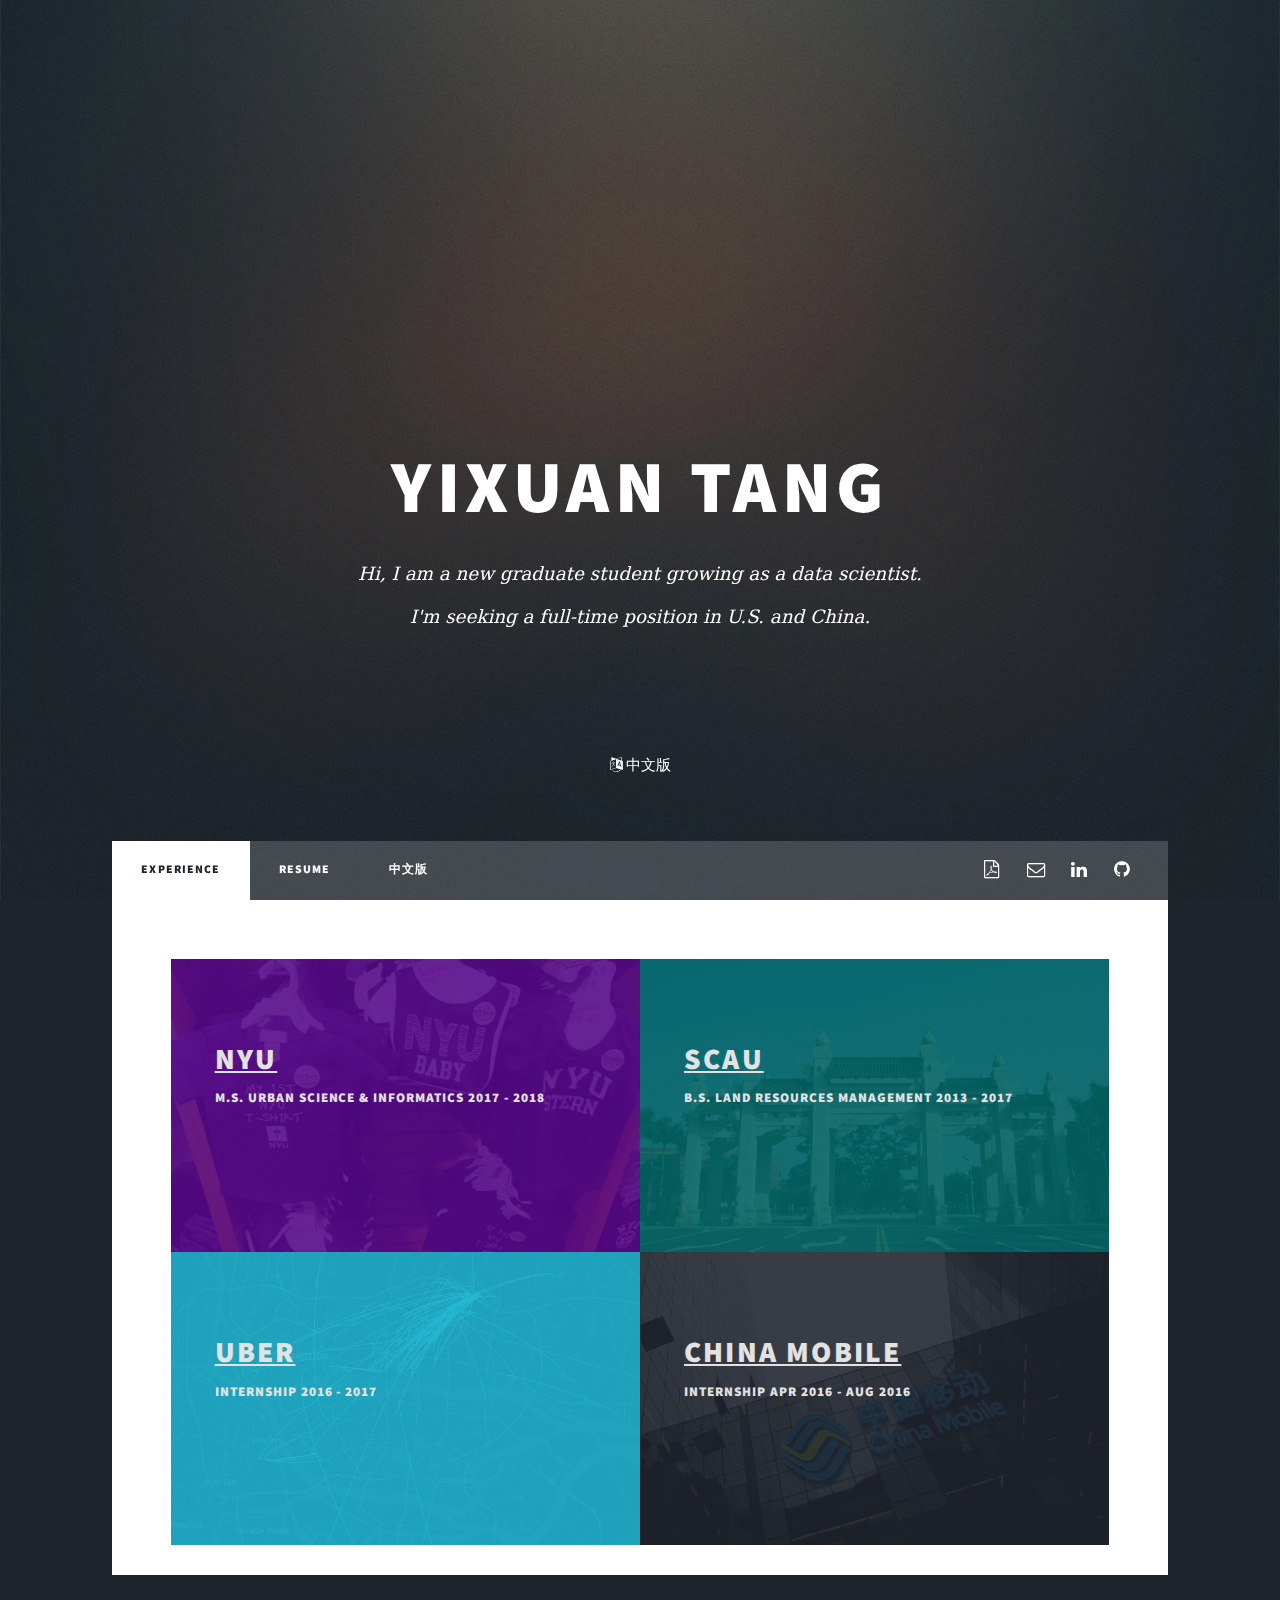
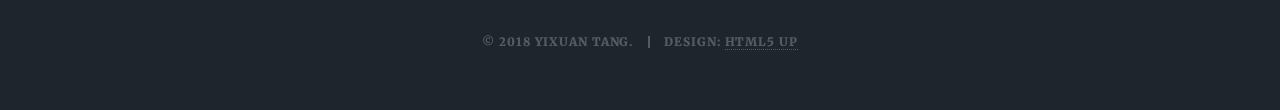
<file: index.html>
<!DOCTYPE HTML>
<!--
	Massively by HTML5 UP
	html5up.net | @ajlkn
	Free for personal and commercial use under the CCA 3.0 license (html5up.net/license)
-->
<html>
	<head>
		<title>Yixuan Tang Personal Webpage</title>
		<meta charset="utf-8" />
		<meta name="viewport" content="width=device-width, initial-scale=1, user-scalable=no" />
		<link rel="stylesheet" href="assets/css/main.css" />
		<noscript><link rel="stylesheet" href="assets/css/noscript.css" /></noscript>
	</head>
	<body class="is-preload">
		<!-- Wrapper -->
			<div id="wrapper" class="fade-in">
				<!-- Intro -->
					<div id="intro">
						<h1>Yixuan Tang</h1>

						<p>Hi, I am a new graduate student growing as a data scientist.<br />
						I'm seeking a full-time position in U.S. and China.<br /><br /><br /></p>
						<ul class="actions">
							<li><a href="index_中文.html" class = "icon fa-language"> 中文版</a></li>
						</ul>
					</div>

				<!-- Header -->
					<header id="header">
						<a href="index.html" class="logo">Yixuan Tang</a>

					</header>

				<!-- Nav -->
					<nav id="nav">
						<ul class="links">
							<li class="active"><a href="index.html">EXPERIENCE</a></li>
							<li><a href="assets/resume/YixuanTang_Resume.pdf">RESUME</a></li>
							<li><a href="index_中文.html">中文版</a></li>
						</ul>
						<ul class="icons">
							<li><a href="assets/resume/YixuanTang_Resume.pdf" class="icon fa-file-pdf-o"><span class="label">Resume</span></a></li>
							<li><a href="mailto:yt1369@Nyu.edu?Subject=Hey%20There's%20a%20job%20opportunity%20for%20you%20%3AD" class="icon alt fa-envelope-o"><span class="label">Email</span></a></li>
					<li><a href="https://www.linkedin.com/in/yixuan-tang-3b2814149/" class="icon alt fa-linkedin"><span class="label">Linkedin</span></a></li>
							<li><a href="https://github.com/yixuantang" class="icon alt fa-github"><span class="label">GitHub</span></a></li>
						</ul>
					</nav>

				<!-- Main -->
					<div id="main">
						<!-- Featured Post -->
							<section id="one" class="tiles">
								<article>
									<span class="image main">
										<img src="images/nyu.jpg" alt="" />
									</span>
									<header class="major">
										<h1>NYU</h1>
										<h2>
											<a href="generic.html" class="link">M.S. Urban Science & Informatics 2017 - 2018</a>
										</h2>

									</header>
								</article>
								<article>
									<span class="image">
										<img src="images/SCAU1.jpg" alt="" />
									</span>
									<header class="major">
										<h1>SCAU</h1>
										<h2>
											<a href="http://www.scau.edu.cn" class="link">B.S. Land Resources Management 2013 - 2017</a>
										</h2>
									</header>
								</article>


							<!--</section>-->
							<!--<section id ='two' class="tiles">-->
								<article>

									<span class="image">
										<img src="images/UberRoute.PNG" alt="" />
									</span>
									<header class="major">
										<h1><a href="assets/resume/YixuanTang_Resume.pdf" class="link">Uber</a></h1>
										<h2>
											<a href="https://github.com/yixuantang/yixuantang.github.io/assets/resume/YixuanTang_Resume.pdf" class="link">Internship 2016 - 2017</a>
										</h2>
									</header>
								</article>
								<article>
									<span class="image">
										<img src="images/Chinamobile.jpeg" alt="" />
									</span>
									<header class="major">
										<h1><a href='assets/resume/YixuanTang_Resume.pdf' class="link">China Mobile</a></h1>
										<h2><a href="assets/resume/YixuanTang_Resume.pdf" class="link">Internship Apr 2016 - Aug 2016</a></h2>
									</header>
								</article>
							</section>
					</div>


				<!-- Copyright -->
					<div id="copyright">
						<ul><li>&copy; 2018 Yixuan Tang. </li><li>Design: <a href="https://html5up.net">HTML5 UP</a></li></ul>
					</div>

			</div>

		<!-- Scripts -->
			<script src="assets/js/jquery.min.js"></script>
			<script src="assets/js/jquery.scrollex.min.js"></script>
			<script src="assets/js/jquery.scrolly.min.js"></script>
			<script src="assets/js/browser.min.js"></script>
			<script src="assets/js/breakpoints.min.js"></script>
			<script src="assets/js/util.js"></script>
			<script src="assets/js/main.js"></script>

	</body>
</html>
</file>
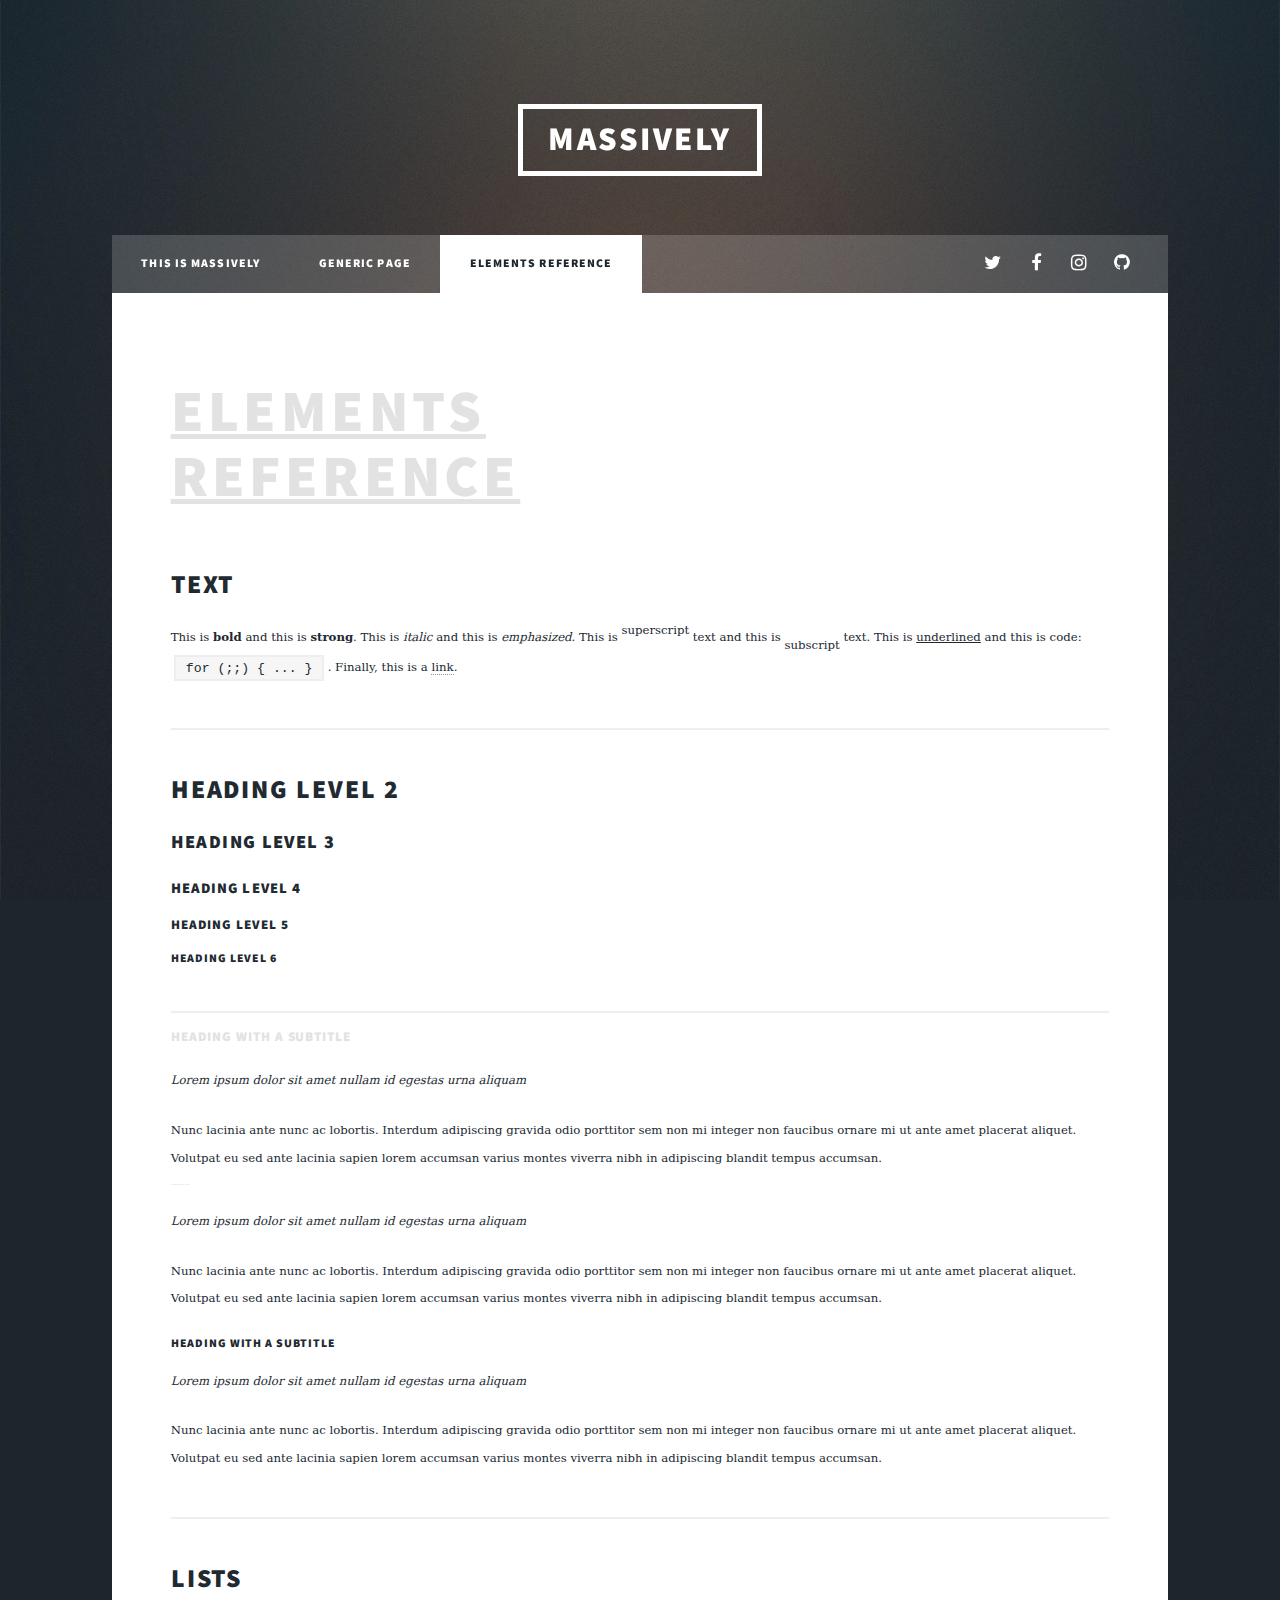
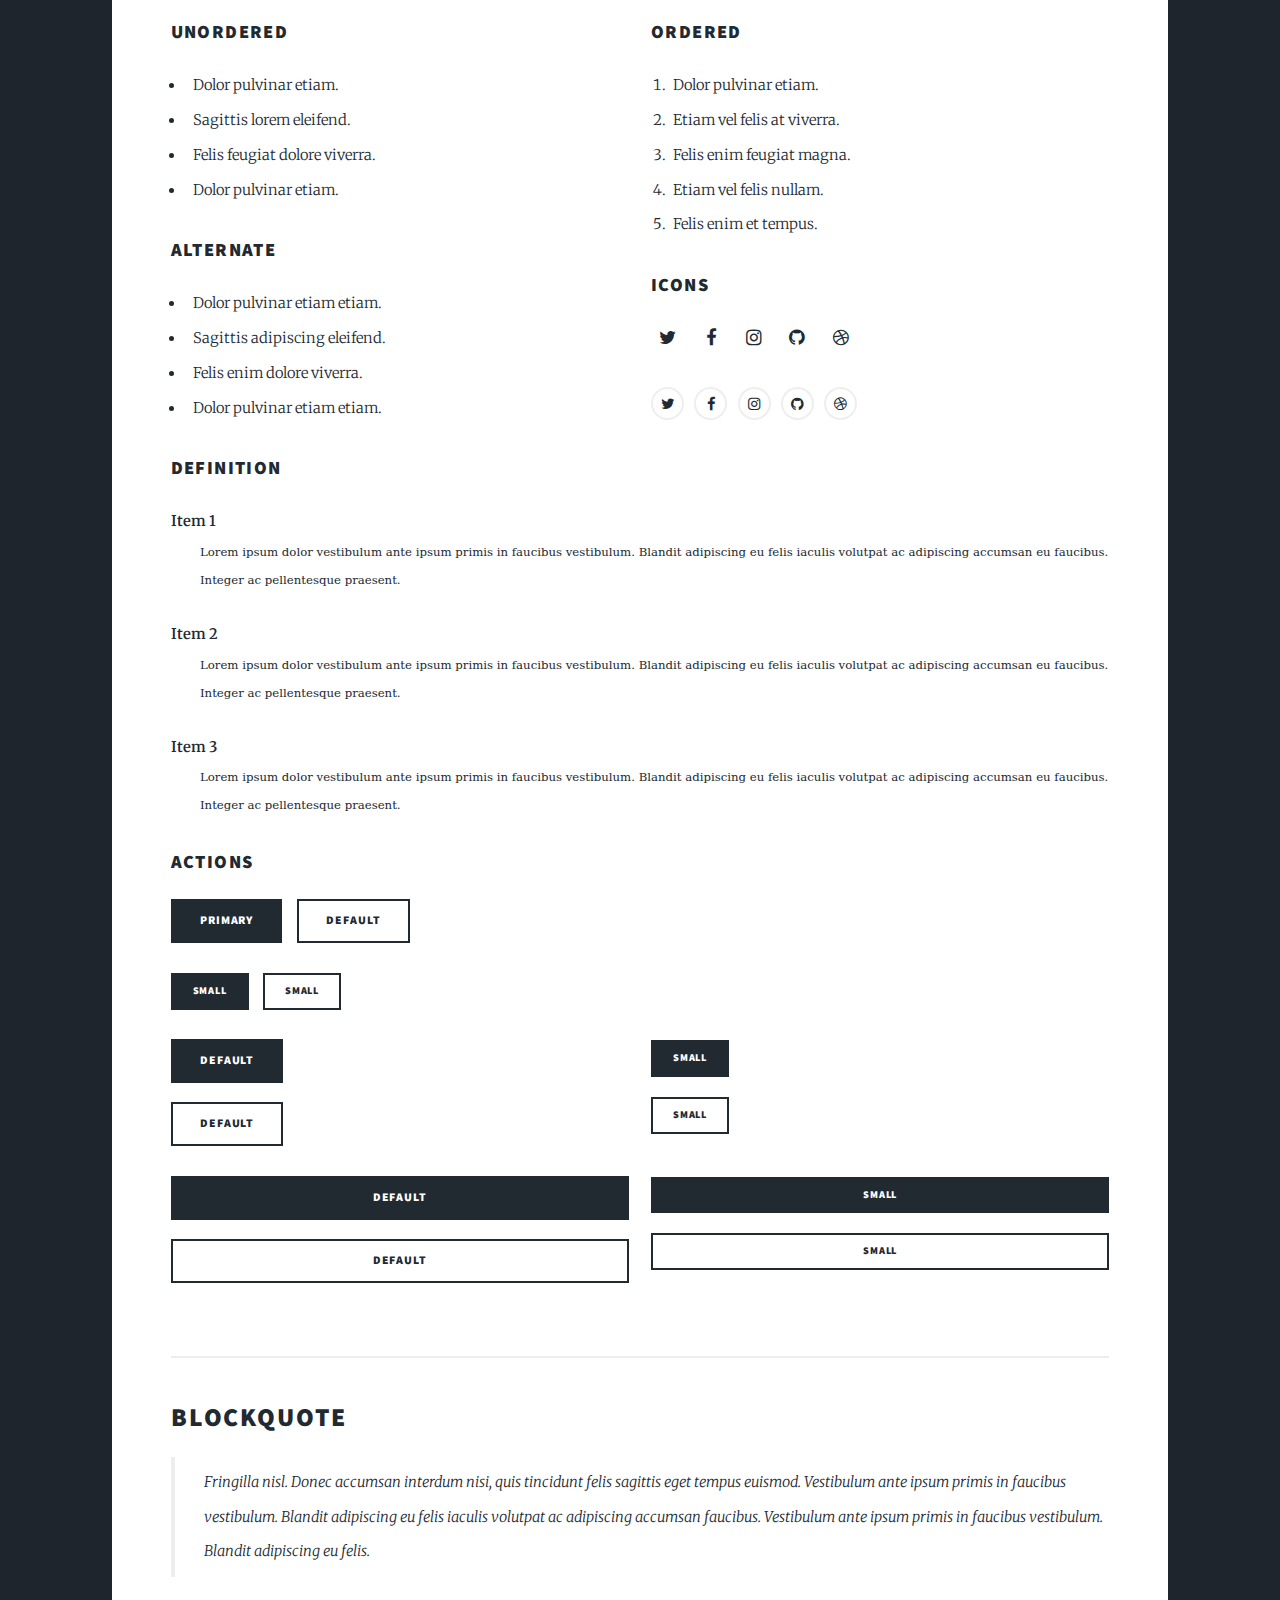
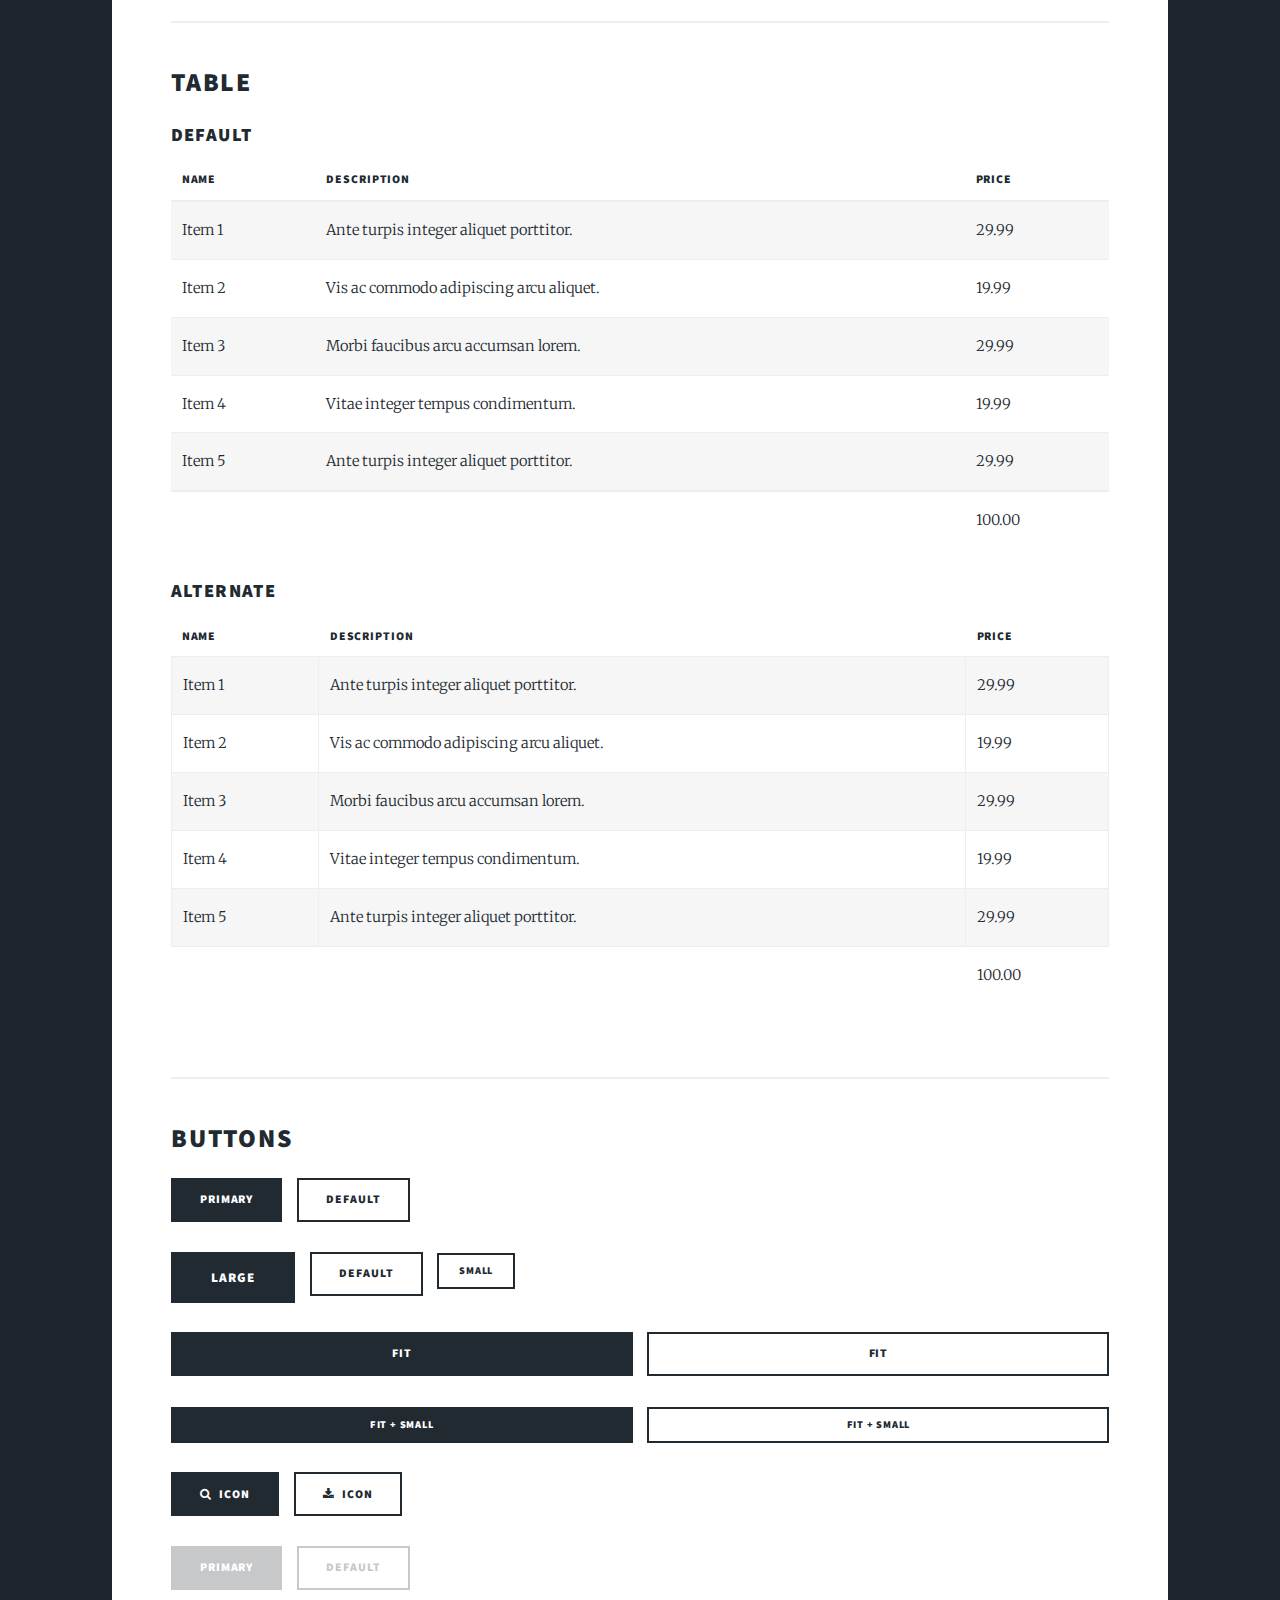
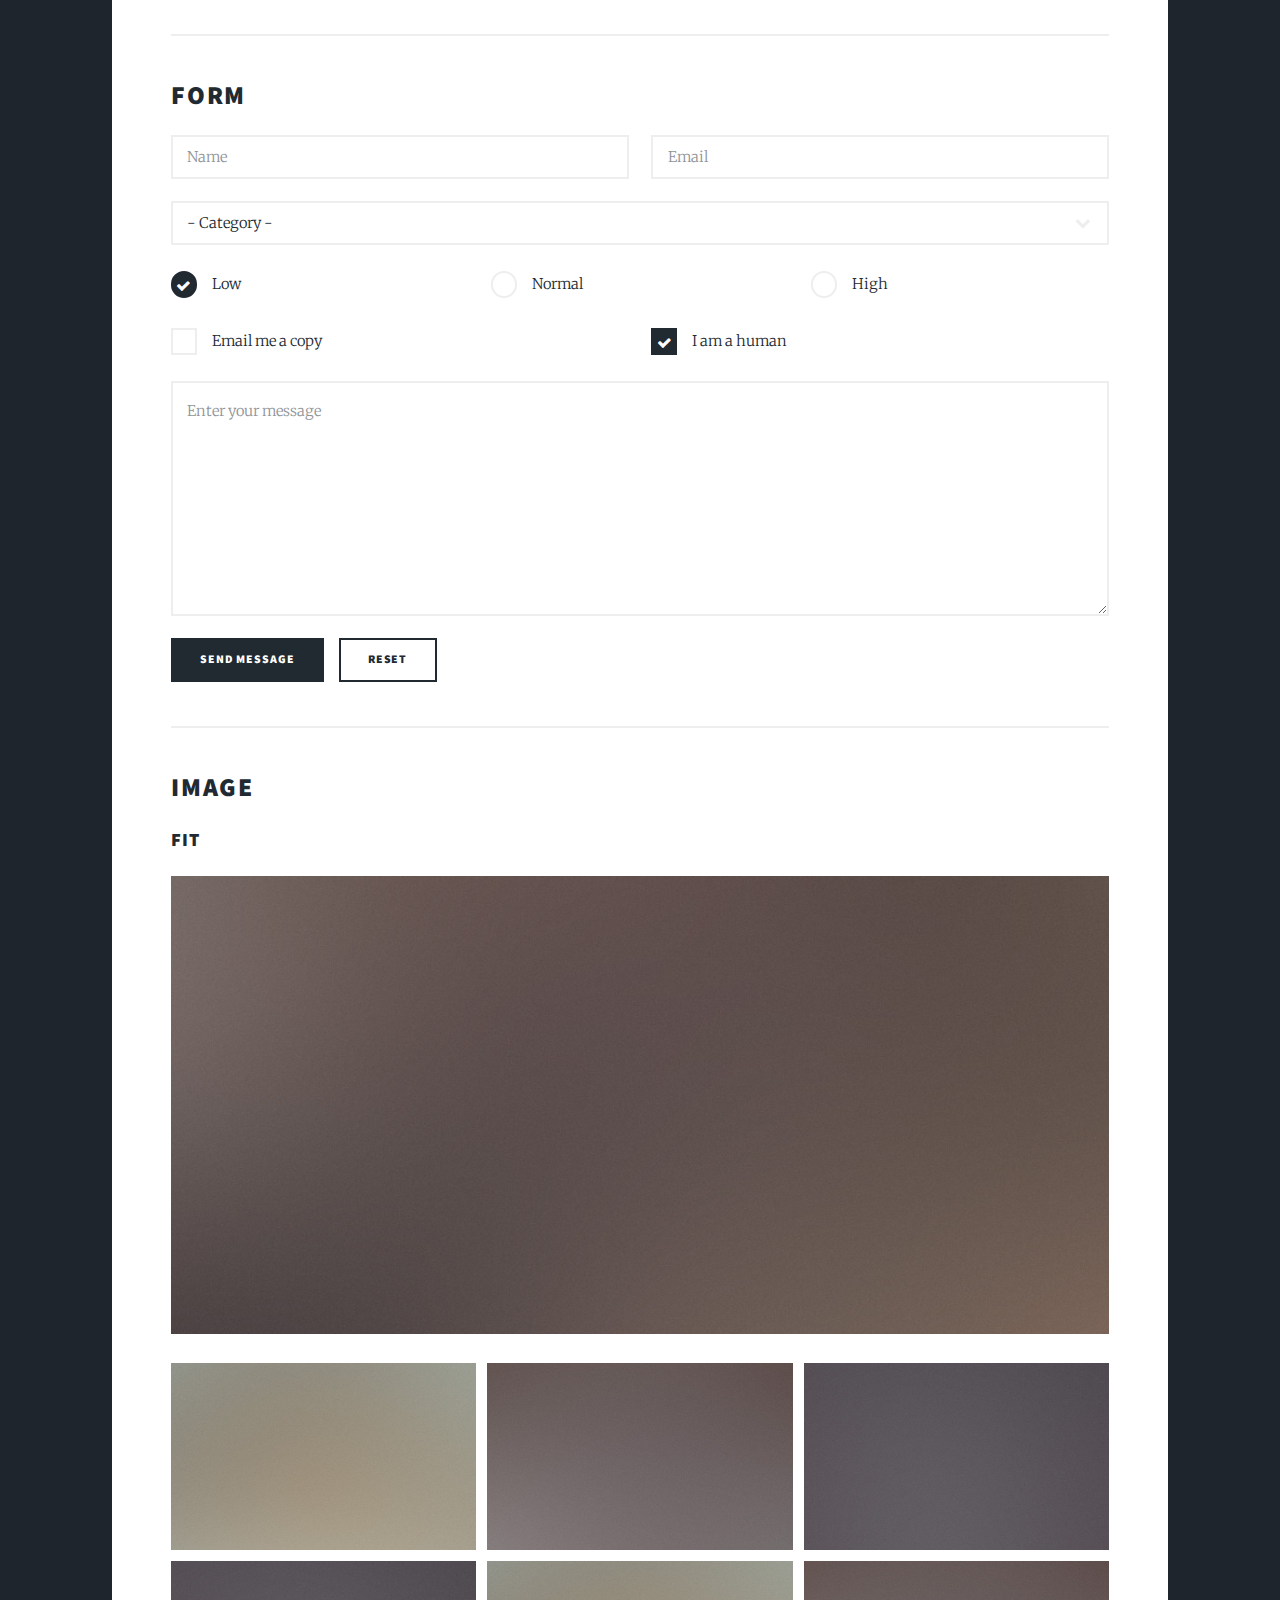
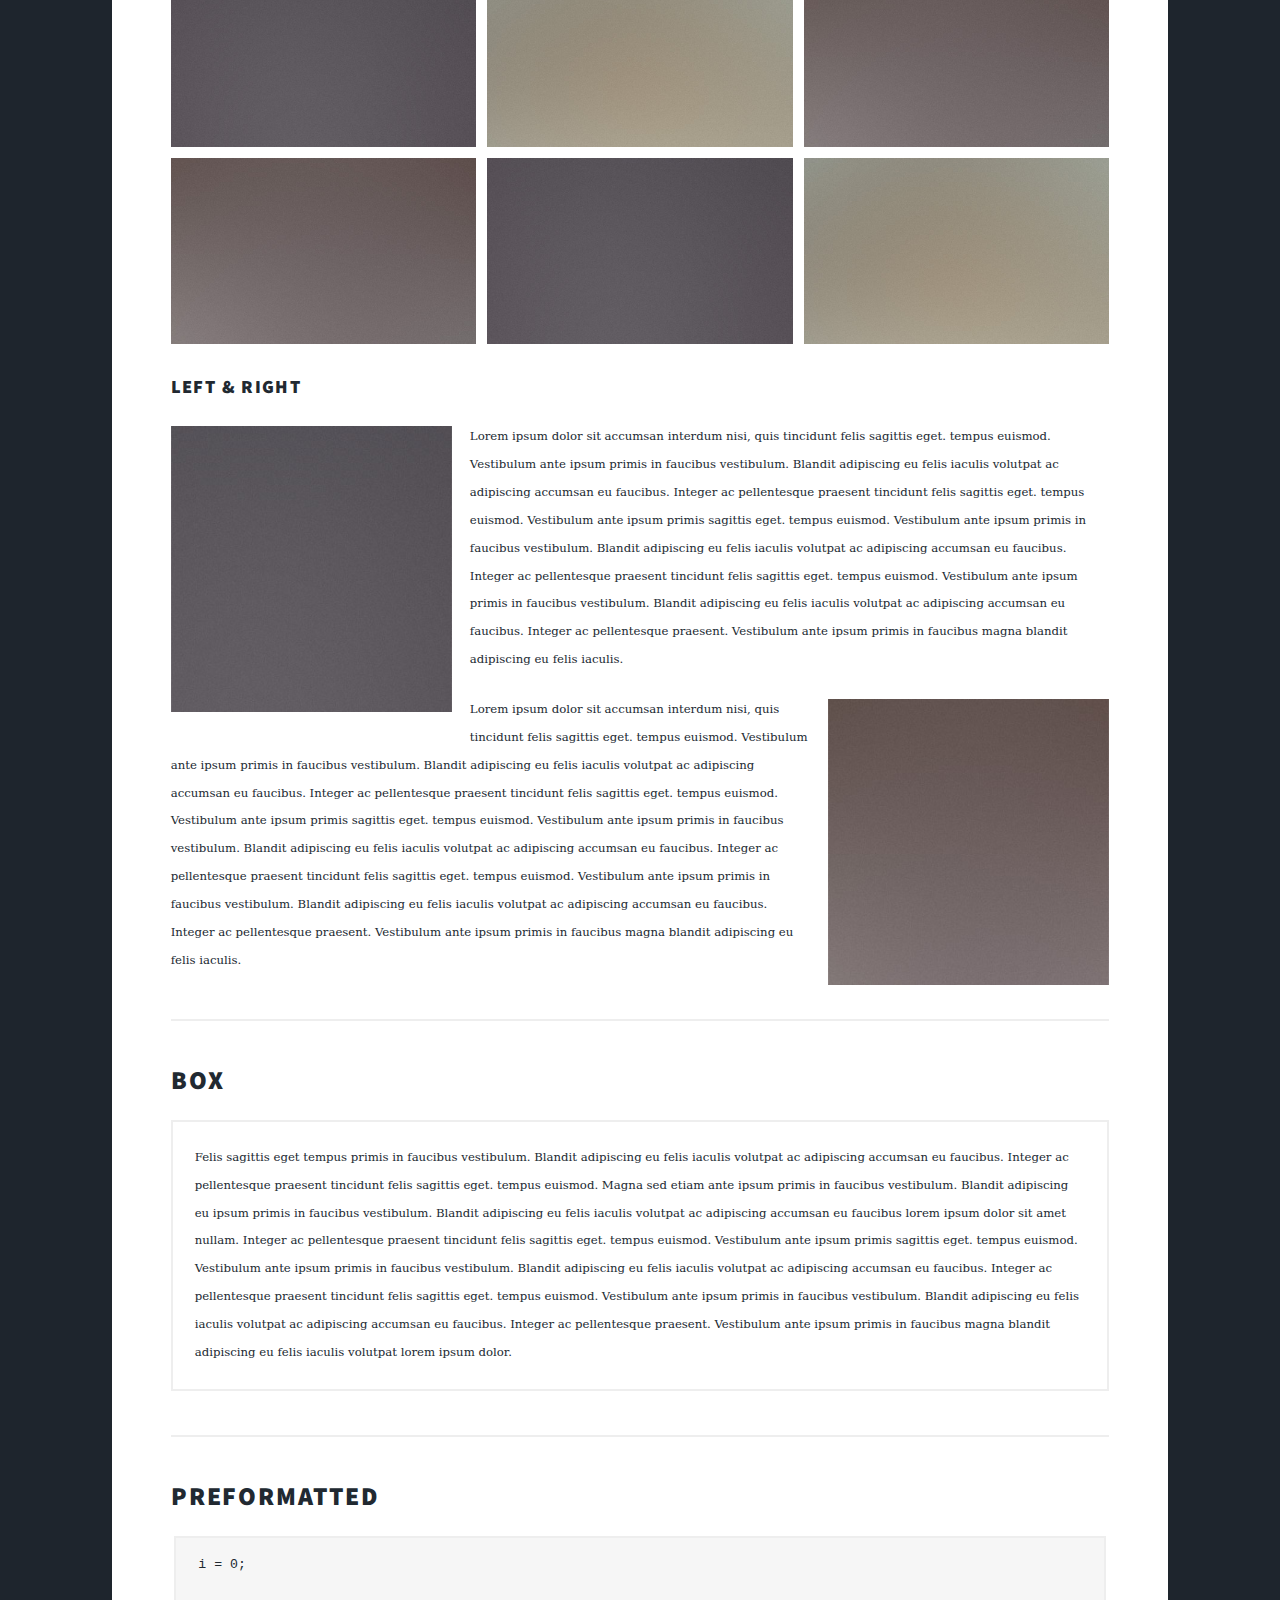
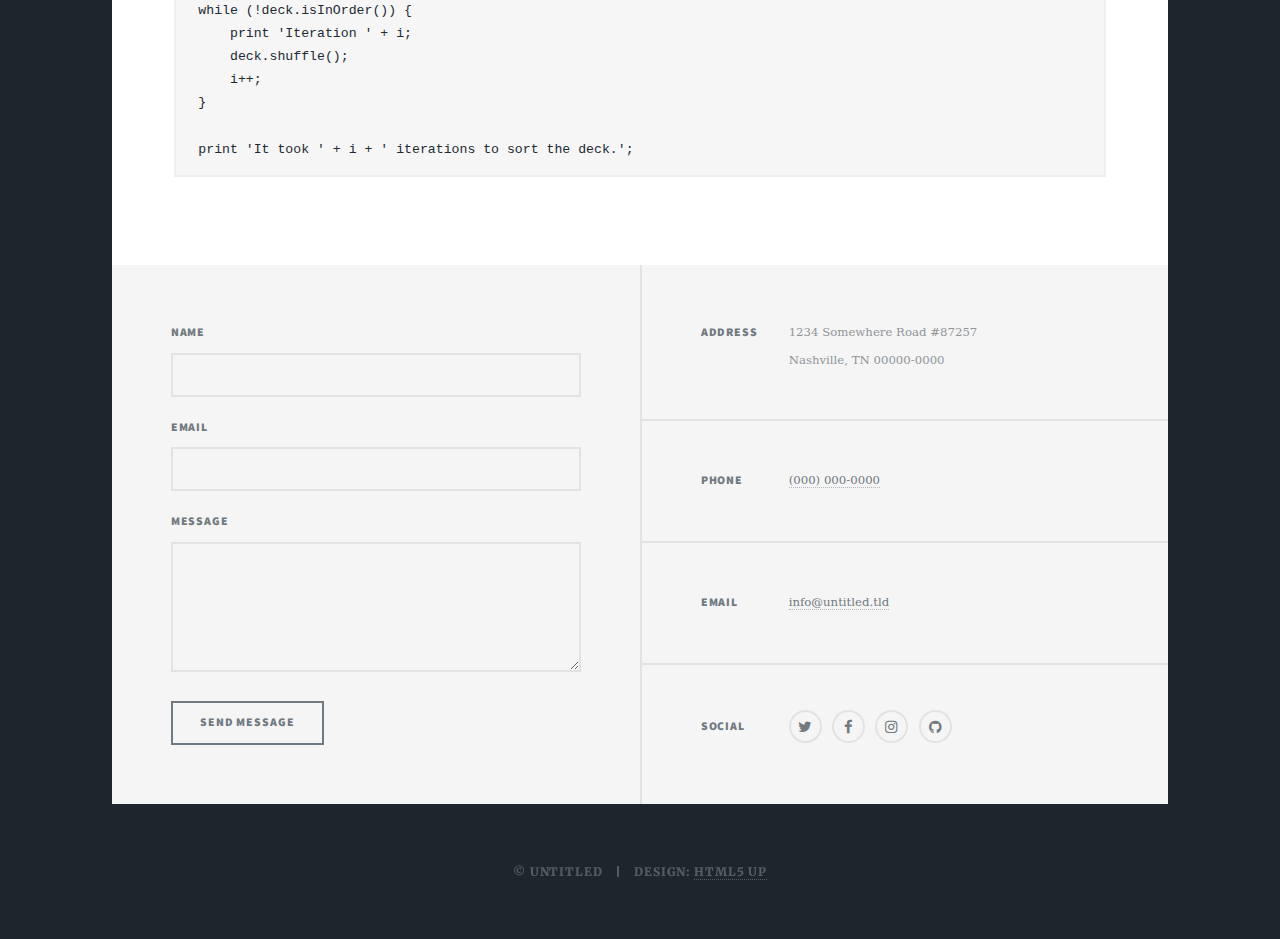
<file: elements.html>
<!DOCTYPE HTML>
<!--
	Massively by HTML5 UP
	html5up.net | @ajlkn
	Free for personal and commercial use under the CCA 3.0 license (html5up.net/license)
-->
<html>
	<head>
		<title>Elements Reference - Massively by HTML5 UP</title>
		<meta charset="utf-8" />
		<meta name="viewport" content="width=device-width, initial-scale=1, user-scalable=no" />
		<link rel="stylesheet" href="assets/css/main.css" />
		<noscript><link rel="stylesheet" href="assets/css/noscript.css" /></noscript>
	</head>
	<body class="is-preload">

		<!-- Wrapper -->
			<div id="wrapper">

				<!-- Header -->
					<header id="header">
						<a href="index.html" class="logo">Massively</a>
					</header>

				<!-- Nav -->
					<nav id="nav">
						<ul class="links">
							<li><a href="index.html">This is Massively</a></li>
							<li><a href="generic.html">Generic Page</a></li>
							<li class="active"><a href="elements.html">Elements Reference</a></li>
						</ul>
						<ul class="icons">
							<li><a href="#" class="icon fa-twitter"><span class="label">Twitter</span></a></li>
							<li><a href="#" class="icon fa-facebook"><span class="label">Facebook</span></a></li>
							<li><a href="#" class="icon fa-instagram"><span class="label">Instagram</span></a></li>
							<li><a href="#" class="icon fa-github"><span class="label">GitHub</span></a></li>
						</ul>
					</nav>

				<!-- Main -->
					<div id="main">

						<!-- Post -->
							<section class="post">
								<header class="major">
									<h1>Elements<br />
									Reference</h1>
								</header>

								<!-- Text stuff -->
									<h2>Text</h2>
									<p>This is <b>bold</b> and this is <strong>strong</strong>. This is <i>italic</i> and this is <em>emphasized</em>.
									This is <sup>superscript</sup> text and this is <sub>subscript</sub> text.
									This is <u>underlined</u> and this is code: <code>for (;;) { ... }</code>.
									Finally, this is a <a href="#">link</a>.</p>
									<hr />
									<h2>Heading Level 2</h2>
									<h3>Heading Level 3</h3>
									<h4>Heading Level 4</h4>
									<h5>Heading Level 5</h5>
									<h6>Heading Level 6</h6>
									<hr />
									<header>
										<h2>Heading with a Subtitle</h2>
										<p>Lorem ipsum dolor sit amet nullam id egestas urna aliquam</p>
									</header>
									<p>Nunc lacinia ante nunc ac lobortis. Interdum adipiscing gravida odio porttitor sem non mi integer non faucibus ornare mi ut ante amet placerat aliquet. Volutpat eu sed ante lacinia sapien lorem accumsan varius montes viverra nibh in adipiscing blandit tempus accumsan.</p>
									<header>
										<h3>Heading with a Subtitle</h3>
										<p>Lorem ipsum dolor sit amet nullam id egestas urna aliquam</p>
									</header>
									<p>Nunc lacinia ante nunc ac lobortis. Interdum adipiscing gravida odio porttitor sem non mi integer non faucibus ornare mi ut ante amet placerat aliquet. Volutpat eu sed ante lacinia sapien lorem accumsan varius montes viverra nibh in adipiscing blandit tempus accumsan.</p>
									<header>
										<h4>Heading with a Subtitle</h4>
										<p>Lorem ipsum dolor sit amet nullam id egestas urna aliquam</p>
									</header>
									<p>Nunc lacinia ante nunc ac lobortis. Interdum adipiscing gravida odio porttitor sem non mi integer non faucibus ornare mi ut ante amet placerat aliquet. Volutpat eu sed ante lacinia sapien lorem accumsan varius montes viverra nibh in adipiscing blandit tempus accumsan.</p>

									<hr />

								<!-- Lists -->
									<h2>Lists</h2>
									<div class="row">
										<div class="col-6 col-12-small">

											<h3>Unordered</h3>
											<ul>
												<li>Dolor pulvinar etiam.</li>
												<li>Sagittis lorem eleifend.</li>
												<li>Felis feugiat dolore viverra.</li>
												<li>Dolor pulvinar etiam.</li>
											</ul>

											<h3>Alternate</h3>
											<ul class="alt">
												<li>Dolor pulvinar etiam etiam.</li>
												<li>Sagittis adipiscing eleifend.</li>
												<li>Felis enim dolore viverra.</li>
												<li>Dolor pulvinar etiam etiam.</li>
											</ul>

										</div>
										<div class="col-6 col-12-small">

											<h3>Ordered</h3>
											<ol>
												<li>Dolor pulvinar etiam.</li>
												<li>Etiam vel felis at viverra.</li>
												<li>Felis enim feugiat magna.</li>
												<li>Etiam vel felis nullam.</li>
												<li>Felis enim et tempus.</li>
											</ol>

											<h3>Icons</h3>
											<ul class="icons">
												<li><a href="#" class="icon fa-twitter"><span class="label">Twitter</span></a></li>
												<li><a href="#" class="icon fa-facebook"><span class="label">Facebook</span></a></li>
												<li><a href="#" class="icon fa-instagram"><span class="label">Instagram</span></a></li>
												<li><a href="#" class="icon fa-github"><span class="label">Github</span></a></li>
												<li><a href="#" class="icon fa-dribbble"><span class="label">Dribbble</span></a></li>
											</ul>
											<ul class="icons alt">
												<li><a href="#" class="icon alt fa-twitter"><span class="label">Twitter</span></a></li>
												<li><a href="#" class="icon alt fa-facebook"><span class="label">Facebook</span></a></li>
												<li><a href="#" class="icon alt fa-instagram"><span class="label">Instagram</span></a></li>
												<li><a href="#" class="icon alt fa-github"><span class="label">Github</span></a></li>
												<li><a href="#" class="icon alt fa-dribbble"><span class="label">Dribbble</span></a></li>
											</ul>

										</div>
									</div>
									<h3>Definition</h3>
									<dl>
										<dt>Item 1</dt>
										<dd>
											<p>Lorem ipsum dolor vestibulum ante ipsum primis in faucibus vestibulum. Blandit adipiscing eu felis iaculis volutpat ac adipiscing accumsan eu faucibus. Integer ac pellentesque praesent.</p>
										</dd>
										<dt>Item 2</dt>
										<dd>
											<p>Lorem ipsum dolor vestibulum ante ipsum primis in faucibus vestibulum. Blandit adipiscing eu felis iaculis volutpat ac adipiscing accumsan eu faucibus. Integer ac pellentesque praesent.</p>
										</dd>
										<dt>Item 3</dt>
										<dd>
											<p>Lorem ipsum dolor vestibulum ante ipsum primis in faucibus vestibulum. Blandit adipiscing eu felis iaculis volutpat ac adipiscing accumsan eu faucibus. Integer ac pellentesque praesent.</p>
										</dd>
									</dl>

									<h3>Actions</h3>
									<ul class="actions">
										<li><a href="#" class="button primary">Primary</a></li>
										<li><a href="#" class="button">Default</a></li>
									</ul>
									<ul class="actions small">
										<li><a href="#" class="button primary small">Small</a></li>
										<li><a href="#" class="button small">Small</a></li>
									</ul>
									<div class="row">
										<div class="col-6 col-12-small">
											<ul class="actions stacked">
												<li><a href="#" class="button primary">Default</a></li>
												<li><a href="#" class="button">Default</a></li>
											</ul>
										</div>
										<div class="col-6 col-12-small">
											<ul class="actions stacked">
												<li><a href="#" class="button primary small">Small</a></li>
												<li><a href="#" class="button small">Small</a></li>
											</ul>
										</div>
									</div>
									<div class="row">
										<div class="col-6 col-12-small">
											<ul class="actions stacked">
												<li><a href="#" class="button primary fit">Default</a></li>
												<li><a href="#" class="button fit">Default</a></li>
											</ul>
										</div>
										<div class="col-6 col-12-small">
											<ul class="actions stacked">
												<li><a href="#" class="button primary small fit">Small</a></li>
												<li><a href="#" class="button small fit">Small</a></li>
											</ul>
										</div>
									</div>

									<hr />

								<!-- Blockquote -->
									<h2>Blockquote</h2>
									<blockquote>Fringilla nisl. Donec accumsan interdum nisi, quis tincidunt felis sagittis eget tempus euismod. Vestibulum ante ipsum primis in faucibus vestibulum. Blandit adipiscing eu felis iaculis volutpat ac adipiscing accumsan faucibus. Vestibulum ante ipsum primis in faucibus vestibulum. Blandit adipiscing eu felis.</blockquote>

									<hr />

								<!-- Table -->
									<h2>Table</h2>

									<h3>Default</h3>
									<div class="table-wrapper">
										<table>
											<thead>
												<tr>
													<th>Name</th>
													<th>Description</th>
													<th>Price</th>
												</tr>
											</thead>
											<tbody>
												<tr>
													<td>Item 1</td>
													<td>Ante turpis integer aliquet porttitor.</td>
													<td>29.99</td>
												</tr>
												<tr>
													<td>Item 2</td>
													<td>Vis ac commodo adipiscing arcu aliquet.</td>
													<td>19.99</td>
												</tr>
												<tr>
													<td>Item 3</td>
													<td> Morbi faucibus arcu accumsan lorem.</td>
													<td>29.99</td>
												</tr>
												<tr>
													<td>Item 4</td>
													<td>Vitae integer tempus condimentum.</td>
													<td>19.99</td>
												</tr>
												<tr>
													<td>Item 5</td>
													<td>Ante turpis integer aliquet porttitor.</td>
													<td>29.99</td>
												</tr>
											</tbody>
											<tfoot>
												<tr>
													<td colspan="2"></td>
													<td>100.00</td>
												</tr>
											</tfoot>
										</table>
									</div>

									<h3>Alternate</h3>
									<div class="table-wrapper">
										<table class="alt">
											<thead>
												<tr>
													<th>Name</th>
													<th>Description</th>
													<th>Price</th>
												</tr>
											</thead>
											<tbody>
												<tr>
													<td>Item 1</td>
													<td>Ante turpis integer aliquet porttitor.</td>
													<td>29.99</td>
												</tr>
												<tr>
													<td>Item 2</td>
													<td>Vis ac commodo adipiscing arcu aliquet.</td>
													<td>19.99</td>
												</tr>
												<tr>
													<td>Item 3</td>
													<td> Morbi faucibus arcu accumsan lorem.</td>
													<td>29.99</td>
												</tr>
												<tr>
													<td>Item 4</td>
													<td>Vitae integer tempus condimentum.</td>
													<td>19.99</td>
												</tr>
												<tr>
													<td>Item 5</td>
													<td>Ante turpis integer aliquet porttitor.</td>
													<td>29.99</td>
												</tr>
											</tbody>
											<tfoot>
												<tr>
													<td colspan="2"></td>
													<td>100.00</td>
												</tr>
											</tfoot>
										</table>
									</div>

									<hr />

								<!-- Buttons -->
									<h2>Buttons</h2>
									<ul class="actions">
										<li><a href="#" class="button primary">Primary</a></li>
										<li><a href="#" class="button">Default</a></li>
									</ul>
									<ul class="actions">
										<li><a href="#" class="button primary large">Large</a></li>
										<li><a href="#" class="button">Default</a></li>
										<li><a href="#" class="button small">Small</a></li>
									</ul>
									<ul class="actions fit">
										<li><a href="#" class="button primary fit">Fit</a></li>
										<li><a href="#" class="button fit">Fit</a></li>
									</ul>
									<ul class="actions fit small">
										<li><a href="#" class="button primary fit small">Fit + Small</a></li>
										<li><a href="#" class="button fit small">Fit + Small</a></li>
									</ul>
									<ul class="actions">
										<li><a href="#" class="button primary icon fa-search">Icon</a></li>
										<li><a href="#" class="button icon fa-download">Icon</a></li>
									</ul>
									<ul class="actions">
										<li><span class="button primary disabled">Primary</span></li>
										<li><span class="button disabled">Default</span></li>
									</ul>

									<hr />

								<!-- Form -->
									<h2>Form</h2>

									<form method="post" action="#">
										<div class="row gtr-uniform">
											<div class="col-6 col-12-xsmall">
												<input type="text" name="demo-name" id="demo-name" value="" placeholder="Name" />
											</div>
											<div class="col-6 col-12-xsmall">
												<input type="email" name="demo-email" id="demo-email" value="" placeholder="Email" />
											</div>
											<!-- Break -->
											<div class="col-12">
												<select name="demo-category" id="demo-category">
													<option value="">- Category -</option>
													<option value="1">Manufacturing</option>
													<option value="1">Shipping</option>
													<option value="1">Administration</option>
													<option value="1">Human Resources</option>
												</select>
											</div>
											<!-- Break -->
											<div class="col-4 col-12-small">
												<input type="radio" id="demo-priority-low" name="demo-priority" checked>
												<label for="demo-priority-low">Low</label>
											</div>
											<div class="col-4 col-12-small">
												<input type="radio" id="demo-priority-normal" name="demo-priority">
												<label for="demo-priority-normal">Normal</label>
											</div>
											<div class="col-4 col-12-small">
												<input type="radio" id="demo-priority-high" name="demo-priority">
												<label for="demo-priority-high">High</label>
											</div>
											<!-- Break -->
											<div class="col-6 col-12-small">
												<input type="checkbox" id="demo-copy" name="demo-copy">
												<label for="demo-copy">Email me a copy</label>
											</div>
											<div class="col-6 col-12-small">
												<input type="checkbox" id="demo-human" name="demo-human" checked>
												<label for="demo-human">I am a human</label>
											</div>
											<!-- Break -->
											<div class="col-12">
												<textarea name="demo-message" id="demo-message" placeholder="Enter your message" rows="6"></textarea>
											</div>
											<!-- Break -->
											<div class="col-12">
												<ul class="actions">
													<li><input type="submit" value="Send Message" class="primary" /></li>
													<li><input type="reset" value="Reset" /></li>
												</ul>
											</div>
										</div>
									</form>

									<hr />

								<!-- Image -->
									<h2>Image</h2>

									<h3>Fit</h3>
									<span class="image fit"><img src="images/pic01.jpg" alt="" /></span>
									<div class="box alt">
										<div class="row gtr-50 gtr-uniform">
											<div class="col-4"><span class="image fit"><img src="images/pic02.jpg" alt="" /></span></div>
											<div class="col-4"><span class="image fit"><img src="images/pic03.jpg" alt="" /></span></div>
											<div class="col-4"><span class="image fit"><img src="images/pic04.jpg" alt="" /></span></div>
											<!-- Break -->
											<div class="col-4"><span class="image fit"><img src="images/pic04.jpg" alt="" /></span></div>
											<div class="col-4"><span class="image fit"><img src="images/pic02.jpg" alt="" /></span></div>
											<div class="col-4"><span class="image fit"><img src="images/pic03.jpg" alt="" /></span></div>
											<!-- Break -->
											<div class="col-4"><span class="image fit"><img src="images/pic03.jpg" alt="" /></span></div>
											<div class="col-4"><span class="image fit"><img src="images/pic04.jpg" alt="" /></span></div>
											<div class="col-4"><span class="image fit"><img src="images/pic02.jpg" alt="" /></span></div>
										</div>
									</div>

									<h3>Left &amp; Right</h3>
									<p><span class="image left"><img src="images/pic08.jpg" alt="" /></span>Lorem ipsum dolor sit accumsan interdum nisi, quis tincidunt felis sagittis eget. tempus euismod. Vestibulum ante ipsum primis in faucibus vestibulum. Blandit adipiscing eu felis iaculis volutpat ac adipiscing accumsan eu faucibus. Integer ac pellentesque praesent tincidunt felis sagittis eget. tempus euismod. Vestibulum ante ipsum primis sagittis eget. tempus euismod. Vestibulum ante ipsum primis in faucibus vestibulum. Blandit adipiscing eu felis iaculis volutpat ac adipiscing accumsan eu faucibus. Integer ac pellentesque praesent tincidunt felis sagittis eget. tempus euismod. Vestibulum ante ipsum primis in faucibus vestibulum. Blandit adipiscing eu felis iaculis volutpat ac adipiscing accumsan eu faucibus. Integer ac pellentesque praesent. Vestibulum ante ipsum primis in faucibus magna blandit adipiscing eu felis iaculis.</p>
									<p><span class="image right"><img src="images/pic09.jpg" alt="" /></span>Lorem ipsum dolor sit accumsan interdum nisi, quis tincidunt felis sagittis eget. tempus euismod. Vestibulum ante ipsum primis in faucibus vestibulum. Blandit adipiscing eu felis iaculis volutpat ac adipiscing accumsan eu faucibus. Integer ac pellentesque praesent tincidunt felis sagittis eget. tempus euismod. Vestibulum ante ipsum primis sagittis eget. tempus euismod. Vestibulum ante ipsum primis in faucibus vestibulum. Blandit adipiscing eu felis iaculis volutpat ac adipiscing accumsan eu faucibus. Integer ac pellentesque praesent tincidunt felis sagittis eget. tempus euismod. Vestibulum ante ipsum primis in faucibus vestibulum. Blandit adipiscing eu felis iaculis volutpat ac adipiscing accumsan eu faucibus. Integer ac pellentesque praesent. Vestibulum ante ipsum primis in faucibus magna blandit adipiscing eu felis iaculis.</p>

									<hr />

								<!-- Box -->
									<h2>Box</h2>
									<div class="box">
										<p>Felis sagittis eget tempus primis in faucibus vestibulum. Blandit adipiscing eu felis iaculis volutpat ac adipiscing accumsan eu faucibus. Integer ac pellentesque praesent tincidunt felis sagittis eget. tempus euismod. Magna sed etiam ante ipsum primis in faucibus vestibulum. Blandit adipiscing eu ipsum primis in faucibus vestibulum. Blandit adipiscing eu felis iaculis volutpat ac adipiscing accumsan eu faucibus lorem ipsum dolor sit amet nullam. Integer ac pellentesque praesent tincidunt felis sagittis eget. tempus euismod. Vestibulum ante ipsum primis sagittis eget. tempus euismod. Vestibulum ante ipsum primis in faucibus vestibulum. Blandit adipiscing eu felis iaculis volutpat ac adipiscing accumsan eu faucibus. Integer ac pellentesque praesent tincidunt felis sagittis eget. tempus euismod. Vestibulum ante ipsum primis in faucibus vestibulum. Blandit adipiscing eu felis iaculis volutpat ac adipiscing accumsan eu faucibus. Integer ac pellentesque praesent. Vestibulum ante ipsum primis in faucibus magna blandit adipiscing eu felis iaculis volutpat lorem ipsum dolor.</p>
									</div>

									<hr />

								<!-- Preformatted Code -->
									<h2>Preformatted</h2>
									<pre><code>i = 0;

while (!deck.isInOrder()) {
    print 'Iteration ' + i;
    deck.shuffle();
    i++;
}

print 'It took ' + i + ' iterations to sort the deck.';
</code></pre>

							</section>

					</div>

				<!-- Footer -->
					<footer id="footer">
						<section>
							<form method="post" action="#">
								<div class="fields">
									<div class="field">
										<label for="name">Name</label>
										<input type="text" name="name" id="name" />
									</div>
									<div class="field">
										<label for="email">Email</label>
										<input type="text" name="email" id="email" />
									</div>
									<div class="field">
										<label for="message">Message</label>
										<textarea name="message" id="message" rows="3"></textarea>
									</div>
								</div>
								<ul class="actions">
									<li><input type="submit" value="Send Message" /></li>
								</ul>
							</form>
						</section>
						<section class="split contact">
							<section class="alt">
								<h3>Address</h3>
								<p>1234 Somewhere Road #87257<br />
								Nashville, TN 00000-0000</p>
							</section>
							<section>
								<h3>Phone</h3>
								<p><a href="#">(000) 000-0000</a></p>
							</section>
							<section>
								<h3>Email</h3>
								<p><a href="#">info@untitled.tld</a></p>
							</section>
							<section>
								<h3>Social</h3>
								<ul class="icons alt">
									<li><a href="#" class="icon alt fa-twitter"><span class="label">Twitter</span></a></li>
									<li><a href="#" class="icon alt fa-facebook"><span class="label">Facebook</span></a></li>
									<li><a href="#" class="icon alt fa-instagram"><span class="label">Instagram</span></a></li>
									<li><a href="#" class="icon alt fa-github"><span class="label">GitHub</span></a></li>
								</ul>
							</section>
						</section>
					</footer>

				<!-- Copyright -->
					<div id="copyright">
						<ul><li>&copy; Untitled</li><li>Design: <a href="https://html5up.net">HTML5 UP</a></li></ul>
					</div>

			</div>

		<!-- Scripts -->
			<script src="assets/js/jquery.min.js"></script>
			<script src="assets/js/jquery.scrollex.min.js"></script>
			<script src="assets/js/jquery.scrolly.min.js"></script>
			<script src="assets/js/browser.min.js"></script>
			<script src="assets/js/breakpoints.min.js"></script>
			<script src="assets/js/util.js"></script>
			<script src="assets/js/main.js"></script>

	</body>
</html>
</file>
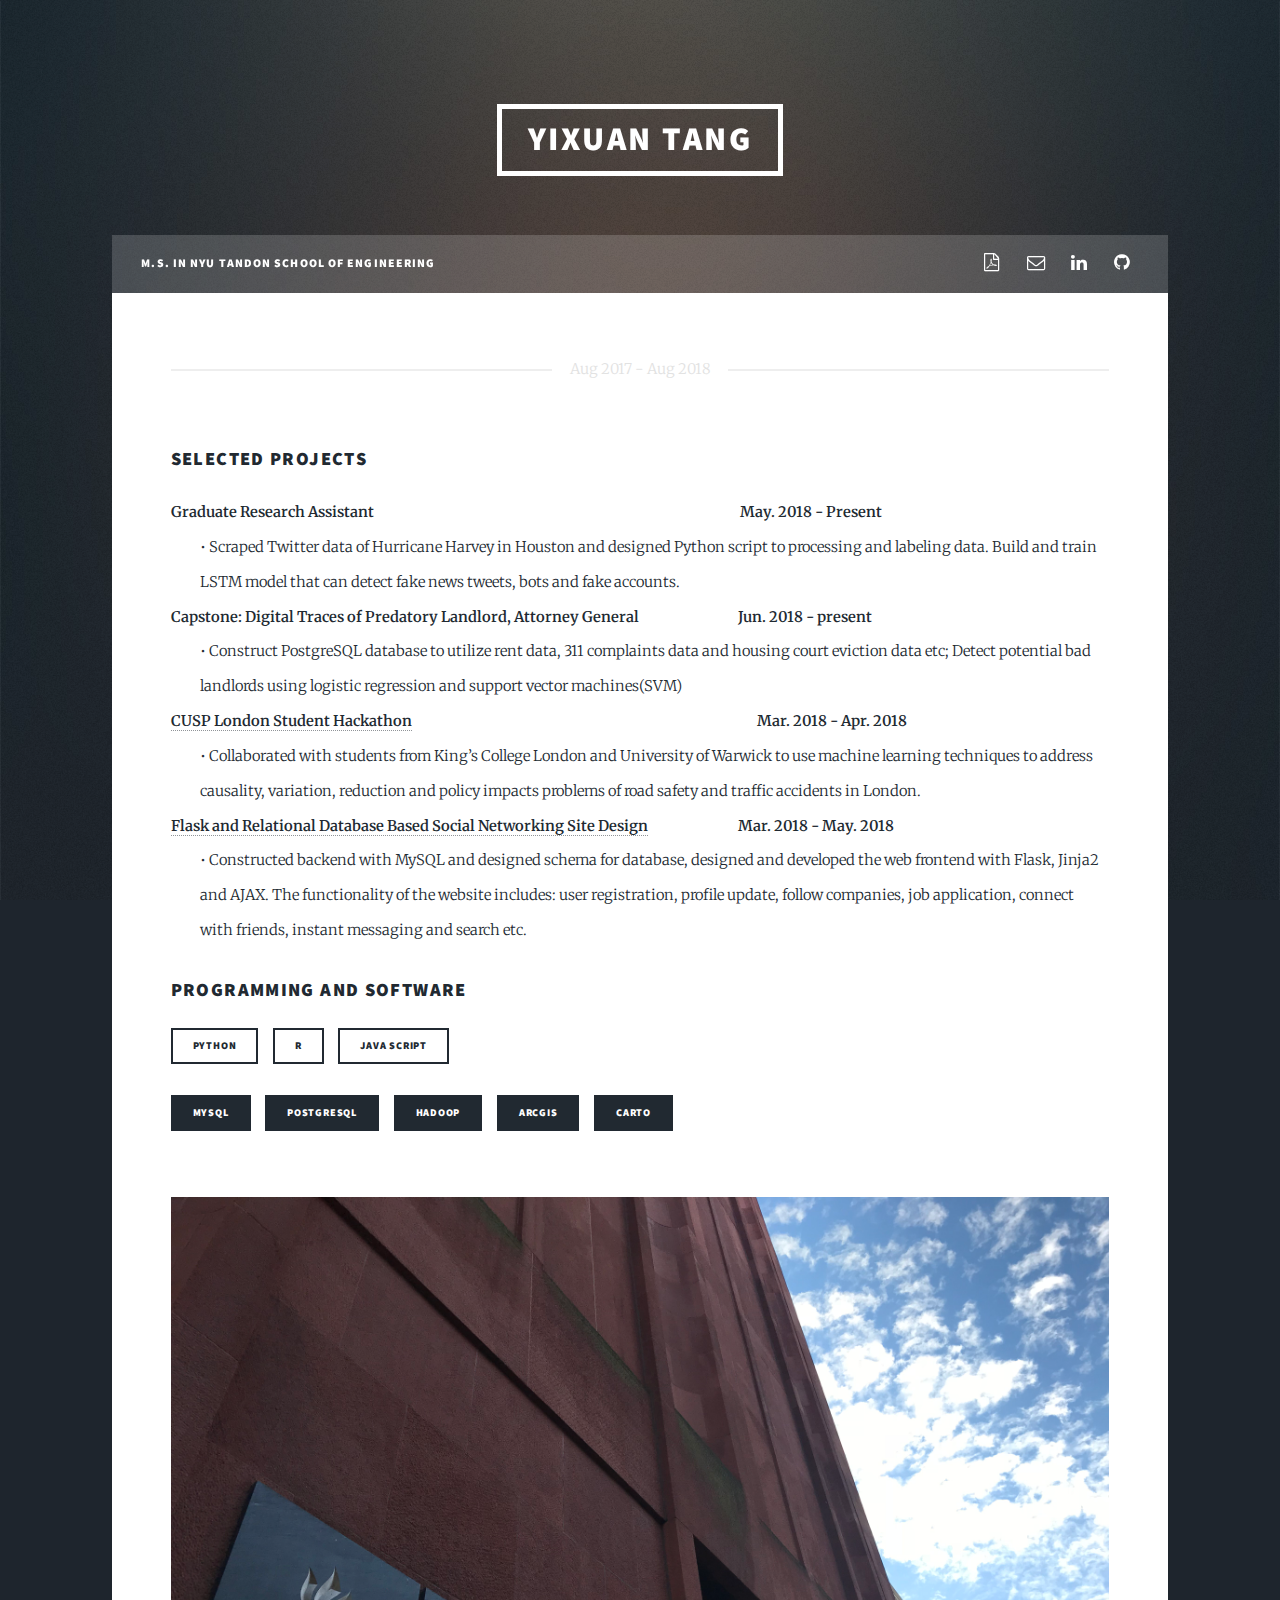
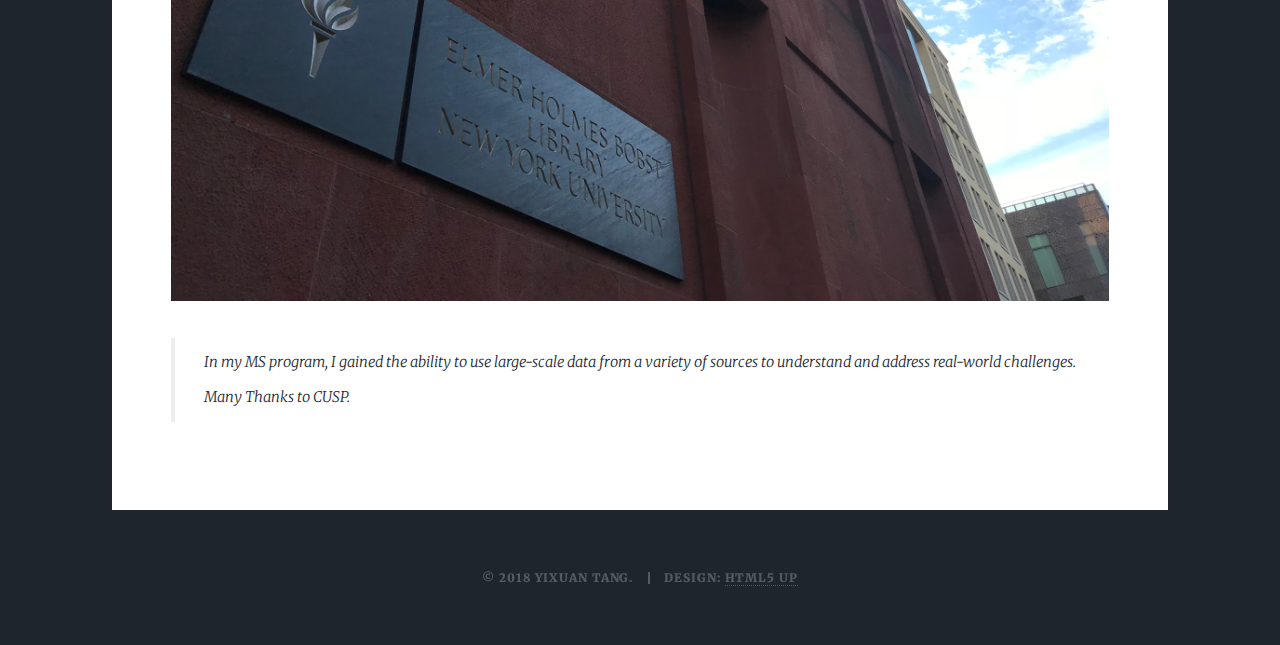
<file: generic.html>
<!DOCTYPE HTML>
<!--
	Massively by HTML5 UP
	html5up.net | @ajlkn
	Free for personal and commercial use under the CCA 3.0 license (html5up.net/license)
-->
<html>
	<head>
		<title>TYX MSinNYU Info</title>
		<meta charset="utf-8" />
		<meta name="viewport" content="width=device-width, initial-scale=1, user-scalable=no" />
		<link rel="stylesheet" href="assets/css/main.css" />
		<noscript><link rel="stylesheet" href="assets/css/noscript.css" /></noscript>
	</head>
	<body class="is-preload">

		<!-- Wrapper -->
			<div id="wrapper">

				<!-- Header -->
					<header id="header">
						<a href="index.html" class="logo">YIXUAN TANG</a>
					</header>

				<!-- Nav -->
					<nav id="nav">
						<ul class="links">
							<li><a href="http://cusp.nyu.edu/masters-degree/">M.S. in NYU Tandon School of Engineering</a></li>
							<!--http://www.scau.edu.cn-->
						</ul>
						<ul class="icons">
							<li><a href="assets/resume/YixuanTang_Resume.pdf" class="icon fa-file-pdf-o"><span class="label">Resume</span></a></li>
							<li><a href="mailto:yt1369@Nyu.edu?Subject=Hey%20There's%20a%20job%20opportunity%20for%20you%20%3AD" class="icon alt fa-envelope-o"><span class="label">Email</span></a></li>
							<li><a href="https://www.linkedin.com/in/yixuan-tang-3b2814149/" class="icon alt fa-linkedin" class="icon alt fa-linkedin"><span class="label">Linkedin</span></a></li>
							<li><a href="https://github.com/yixuantang" class="icon alt fa-github"><span class="label">GitHub</span></a></li>
						</ul>
					</nav>



				<!-- Main -->
					<div id="main">

						<!-- Post -->
							<section class="post">
								<header class="major">
									<span class="date">Aug 2017 - Aug 2018</span>
								</header>

								<h3>SELECTED PROJECTS</h3>
									<dl>
										<dt>Graduate Research Assistant  &emsp;&emsp; &emsp;&emsp;&emsp;&emsp;&emsp;&emsp;&emsp;&emsp;&emsp;&emsp;&emsp;&emsp;&emsp;&emsp;&emsp;&emsp;&emsp;&emsp;&emsp;&emsp;&emsp;&emsp;May. 2018 - Present</dt>
										<dd>
											<td>•	Scraped Twitter data of Hurricane Harvey in Houston and designed Python script to processing and labeling data. Build and train LSTM model that can detect fake news tweets, bots and fake accounts.
</td>
										</dd>

										<dt>Capstone: Digital Traces of Predatory Landlord, Attorney General &emsp;&emsp; &emsp;&emsp;&emsp;&emsp; Jun. 2018 - present</dt>


										<dd>
											<td>• Construct PostgreSQL database to utilize rent data, 311 complaints data and housing court eviction data etc; Detect potential bad landlords using logistic regression and support vector machines(SVM)</td>
										</dd>

										<dt><a href="https://www.kcl.ac.uk/nms/newsrecords/CUSP-London-student-hackathon-tackles-urban-road-safety.aspx" class="link">CUSP London Student Hackathon</a>&emsp;&emsp;&emsp;&emsp;&emsp;&emsp;&emsp;&emsp;&emsp;&emsp;&emsp;&emsp;&emsp;&emsp;&emsp;&emsp;&emsp;&emsp;&emsp;&emsp;&emsp;&emsp;&emsp;Mar. 2018 - Apr. 2018</dt>
										<dd>
											<td>
• Collaborated with students from King’s College London and University of Warwick to use machine
learning techniques to address causality, variation, reduction and policy impacts problems of road safety
and traffic accidents in London.</td>
										</dd>
										<dt><a href="https://github.com/yixuantang/Jobster" class="link">Flask and Relational Database Based Social Networking Site Design</a>&emsp;&emsp;&emsp;&emsp;&emsp;&emsp;Mar. 2018 - May. 2018</dt>
										<dd>
											<td>• Constructed backend with MySQL and designed schema for database, designed and developed the web
frontend with Flask, Jinja2 and AJAX. The functionality of the website includes: user registration, profile update, follow companies, job
application, connect with friends, instant messaging and search etc.</td>
										</dd>
									</dl>
								<h3>Programming and Software</h3>
									<ul class="actions small">
										<li><a href="#" class="button small">Python</a></li>
										<li><a href="#" class="button small">R</a></li>
										<li><a href="#" class="button small">Java Script</a></li>
									</ul>
									<div class="row">
										<div class="col-6 col-12-small">
											<ul class="actions small">
												<li><a href="#" class="button primary small">MySQL</a></li>
												<li><a href="#" class="button primary small">PostgreSQL</a></li>
												<li><a href="#" class="button primary small">Hadoop</a></li>
												<li><a href="#" class="button primary small">Arcgis</a></li>
												<li><a href="#" class="button primary small">Carto</a></li>
											</ul>
										</div>
									</div>
								<div class="image main"><img src="images/bobst.jpg" alt="" /></div>
								<blockquote>In my MS program, I gained the ability to use large-scale data from a variety of sources to understand and address real-world challenges. Many Thanks to CUSP.</blockquote>

							</section>

					</div>

				<!-- Copyright -->
					<div id="copyright">
						<ul><li>&copy; 2018 Yixuan Tang. </li><li>Design: <a href="https://html5up.net">HTML5 UP</a></li></ul>
					</div>

			</div>

		<!-- Scripts -->
			<script src="assets/js/jquery.min.js"></script>
			<script src="assets/js/jquery.scrollex.min.js"></script>
			<script src="assets/js/jquery.scrolly.min.js"></script>
			<script src="assets/js/browser.min.js"></script>
			<script src="assets/js/breakpoints.min.js"></script>
			<script src="assets/js/util.js"></script>
			<script src="assets/js/main.js"></script>

	</body>
</html>
</file>
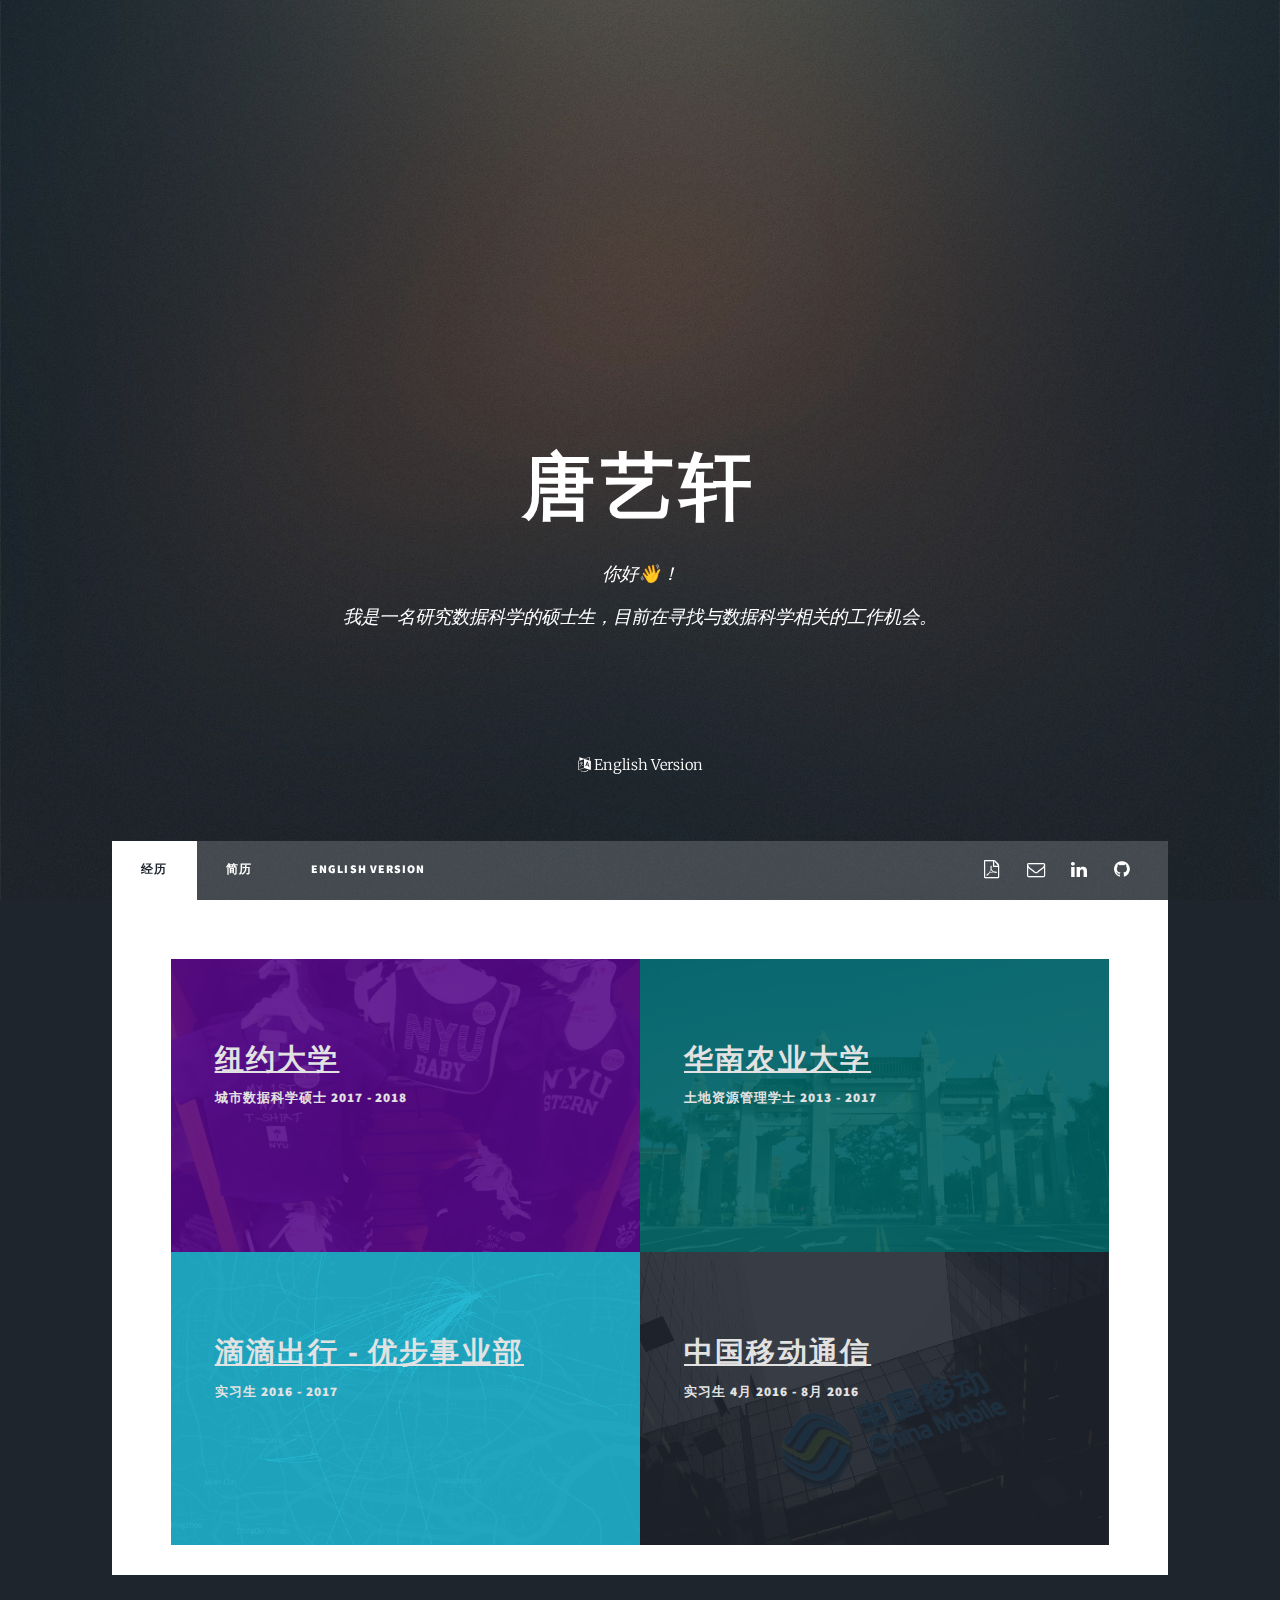
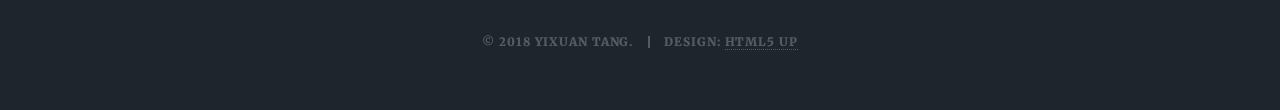
<file: index_中文.html>
<!DOCTYPE HTML>
<!--
	Massively by HTML5 UP
	html5up.net | @ajlkn
	Free for personal and commercial use under the CCA 3.0 license (html5up.net/license)
-->
<html>
	<head>
		<title>唐艺轩个人主页</title>
		<meta charset="utf-8" />
		<meta name="viewport" content="width=device-width, initial-scale=1, user-scalable=no" />
		<link rel="stylesheet" href="assets/css/main.css" />
		<noscript><link rel="stylesheet" href="assets/css/noscript.css" /></noscript>
	</head>
	<body class="is-preload">
		<!-- Wrapper -->
			<div id="wrapper" class="fade-in">
				<!-- Intro -->
					<div id="intro">
						<h1>唐艺轩</h1>

						<p>你好👋！<br />
						我是一名研究数据科学的硕士生，目前在寻找与数据科学相关的工作机会。<br /><br /><br /></p>
						<ul class="actions">
							<li><a href="index.html" class = "icon fa-language"> English Version</a></li>
						</ul>
					</div>

				<!-- Header -->
					<header id="header">
						<a href="index.html" class="logo">唐艺轩</a>

					</header>

				<!-- Nav -->
					<nav id="nav">
						<ul class="links">
							<li class="active"><a href="index.html">经历</a></li>
							<li><a href="assets/resume/唐艺轩.pdf">简历</a></li>
							<li><a href="index.html">English Version</a></li>
						</ul>
						<ul class="icons">
							<li><a href="assets/resume/唐艺轩.pdf" class="icon fa-file-pdf-o"><span class="label">简历</span></a></li>
							<li><a href="mailto:yt1369@nyu.edu?Subject=职位机会详谈%20%3AD" class="icon alt fa-envelope-o"><span class="label">邮箱</span></a></li>
							<li><a href="https://www.linkedin.com/in/yixuan-tang-3b2814149/" class="icon alt fa-linkedin"><span class="label">领英</span></a></li>
							<li><a href="https://github.com/yixuantang" class="icon alt fa-github"><span class="label">GitHub</span></a></li>
						</ul>
					</nav>

				<!-- Main -->
					<div id="main">
						<!-- Featured Post -->
							<section id="one" class="tiles">
								<article>
									<span class="image main">
										<img src="images/nyu.jpg" alt="" />
									</span>
									<header class="major">
										<h1>纽约大学</h1>
										<h2>
											<a href="http://cusp.nyu.edu/masters-degree/" class="link">城市数据科学硕士 2017 - 2018</a>
                                            <!--TO BE EDIT!: generic.html-->
										</h2>

									</header>
								</article>
								<article>
									<span class="image">
										<img src="images/SCAU1.jpg" alt="" />
									</span>
									<header class="major">
										<h1>华南农业大学</h1>
										<h2>
											<a href="http://www.scau.edu.cn" class="link">土地资源管理学士 2013 - 2017</a>
                                            <!--TO BE EDIT!: generic_SCAU.html-->
										</h2>
									</header>
								</article>


							<!--</section>-->
							<!--<section id ='two' class="tiles">-->
								<article>

									<span class="image">
										<img src="images/UberRoute.PNG" alt="" />
									</span>
									<header class="major">
										<h1><a href="assets/resume/唐艺轩.pdf" class="link">滴滴出行 - 优步事业部</a></h1>
										<h2>
											<a href="assets/resume/唐艺轩.pdf" class="link">实习生 2016 - 2017</a>
										</h2>
									</header>
								</article>
								<article>
									<span class="image">
										<img src="images/Chinamobile.jpeg" alt="" />
									</span>
									<header class="major">
										<h1><a>中国移动通信</a></h1>
										<h2><a href="assets/resume/唐艺轩.pdf" class="link">实习生 4月 2016 - 8月 2016</a></h2>
									</header>
								</article>
							</section>
					</div>


				<!-- Copyright -->
					<div id="copyright">
						<ul><li>&copy; 2018 Yixuan Tang. </li><li>Design: <a href="https://html5up.net">HTML5 UP</a></li></ul>
					</div>

			</div>

		<!-- Scripts -->
			<script src="assets/js/jquery.min.js"></script>
			<script src="assets/js/jquery.scrollex.min.js"></script>
			<script src="assets/js/jquery.scrolly.min.js"></script>
			<script src="assets/js/browser.min.js"></script>
			<script src="assets/js/breakpoints.min.js"></script>
			<script src="assets/js/util.js"></script>
			<script src="assets/js/main.js"></script>

	</body>
</html>
</file>
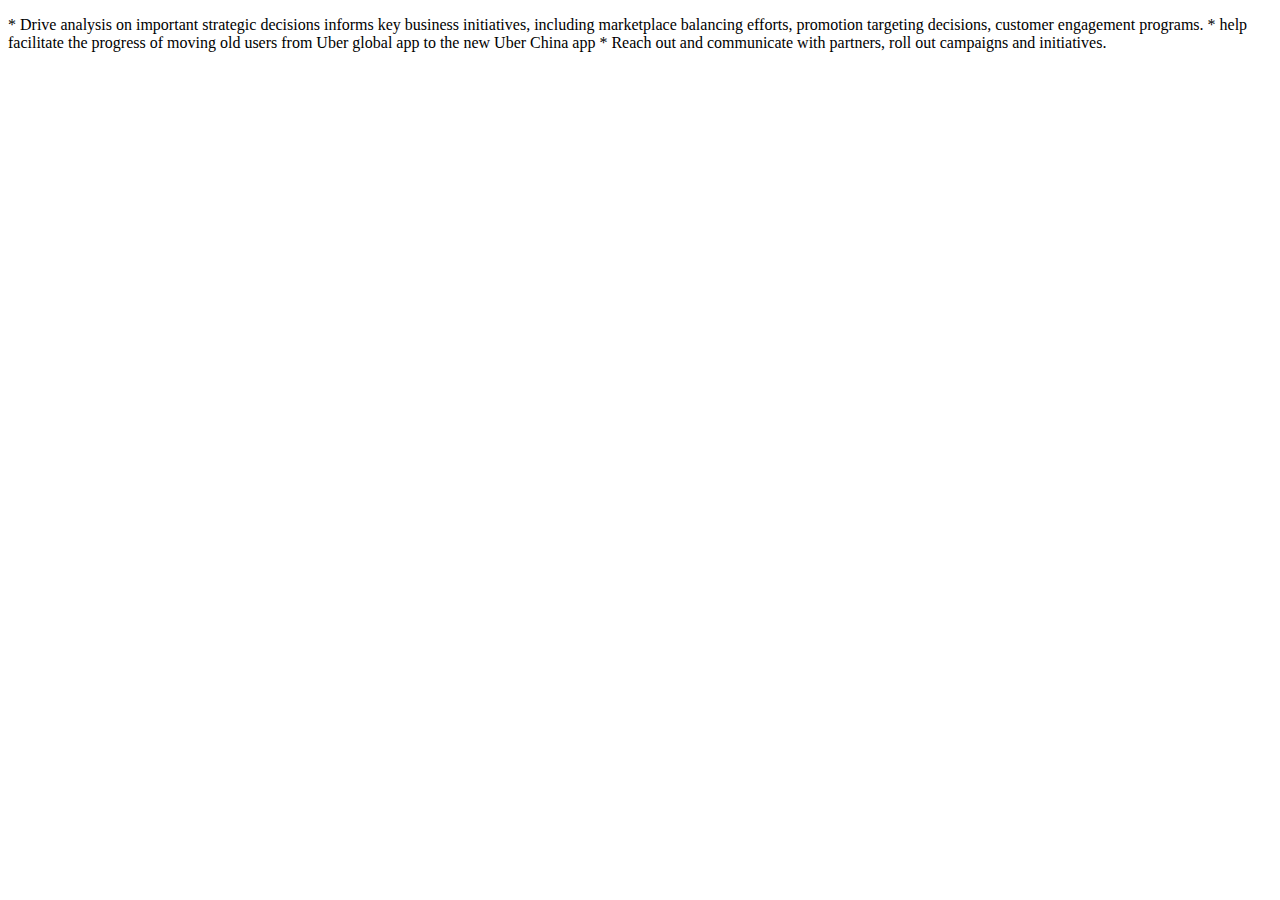
<file: Internship.html>
<!DOCTYPE html>
<html lang="en">
<head>
    <meta charset="UTF-8">
    <title>Title</title>
    										<p>
											* Drive analysis on important strategic decisions informs key business initiatives, including marketplace balancing efforts, promotion targeting decisions, customer engagement programs.
											* help facilitate the progress of moving old users from Uber global app to the new Uber China app
											* Reach out and communicate with partners, roll out campaigns and initiatives.
										</p>
</head>
<body>

</body>
</html>
</file>
<file: assets/css/main.css>
@import url(font-awesome.min.css);
@import url("https://fonts.googleapis.com/css?family=Merriweather:300,700,300italic,700italic|Source+Sans+Pro:900");

/*
	Massively by HTML5 UP
	html5up.net | @ajlkn
	Free for personal and commercial use under the CCA 3.0 license (html5up.net/license)
*/

html, body, div, span, applet, object,
iframe, h1, h2, h3, h4, h5, h6, p, blockquote,
pre, a, abbr, acronym, address, big, cite,
code, del, dfn, em, img, ins, kbd, q, s, samp,
small, strike, strong, sub, sup, tt, var, b,
u, i, center, dl, dt, dd, ol, ul, li, fieldset,
form, label, legend, table, caption, tbody,
tfoot, thead, tr, th, td, article, aside,
canvas, details, embed, figure, figcaption,
footer, header, hgroup, menu, nav, output, ruby,
section, summary, time, mark, audio, video {
	margin: 0;
	padding: 0;
	border: 0;
	font-size: 100%;
	font: inherit;
	vertical-align: baseline;}

article, aside, details, figcaption, figure,
footer, header, hgroup, menu, nav, section {
	display: block;}

body {
	line-height: 1;
}

ol, ul {
	list-style: none;
}

blockquote, q {
	quotes: none;
}

	blockquote:before, blockquote:after, q:before, q:after {
		content: '';
		content: none;
	}

table {
	border-collapse: collapse;
	border-spacing: 0;
}

body {
	-webkit-text-size-adjust: none;
}

mark {
	background-color: transparent;
	color: inherit;
}

input::-moz-focus-inner {
	border: 0;
	padding: 0;
}

input, select, textarea {
	-moz-appearance: none;
	-webkit-appearance: none;
	-ms-appearance: none;
	appearance: none;
}

/* Basic */

	@-ms-viewport {
		width: device-width;
	}

	body {
		-ms-overflow-style: scrollbar;
	}

	@media screen and (max-width: 480px) {

		html, body {
			min-width: 320px;
		}

	}

	html {
		box-sizing: border-box;
	}

	*, *:before, *:after {
		box-sizing: inherit;
	}

	body {
		background-color: #1e252d;
	}

		body.is-preload *, body.is-preload *:before, body.is-preload *:after {
			-moz-animation: none !important;
			-webkit-animation: none !important;
			-ms-animation: none !important;
			animation: none !important;
			-moz-transition: none !important;
			-webkit-transition: none !important;
			-ms-transition: none !important;
			transition: none !important;
		}

/* Type */

	html {
		font-size: 16pt;
	}

		@media screen and (max-width: 1680px) {

			html {
				font-size: 12pt;
			}

		}

		@media screen and (max-width: 1280px) {

			html {
				font-size: 11pt;
			}

		}

		@media screen and (max-width: 360px) {

			html {
				font-size: 10pt;
			}

		}

	body {
		color: #212931;
	}

	body, input, select, textarea {
		font-family: "Merriweather", Georgia, serif;
		font-weight: 300;
		font-size: 1rem;
		line-height: 2.375;
	}

	a {
		-moz-transition: color 0.2s ease-in-out, background-color 0.2s ease-in-out, border-color 0.2s ease-in-out, box-shadow 0.2s ease-in-out;
		-webkit-transition: color 0.2s ease-in-out, background-color 0.2s ease-in-out, border-color 0.2s ease-in-out, box-shadow 0.2s ease-in-out;
		-ms-transition: color 0.2s ease-in-out, background-color 0.2s ease-in-out, border-color 0.2s ease-in-out, box-shadow 0.2s ease-in-out;
		transition: color 0.2s ease-in-out, background-color 0.2s ease-in-out, border-color 0.2s ease-in-out, box-shadow 0.2s ease-in-out;
		border-bottom: dotted 1px;
		text-decoration: none;
	}

		a:hover {
			border-bottom-color: transparent;
		}

	strong, b {
		font-weight: 600;
	}

	em, i {
		font-style: italic;
	}

	p {
		text-align: justify;
		margin: 0 0 2rem 0;
	}

	h1, h2, h3, h4, h5, h6 {
		font-family: "Source Sans Pro", Helvetica, sans-serif;
		font-weight: 900;
		line-height: 1.5;
		letter-spacing: 0.075em;
		text-transform: uppercase;
		margin: 0 0 1rem 0;
	}

		h1 a, h2 a, h3 a, h4 a, h5 a, h6 a {
			border-bottom: 0;
			color: inherit;
			text-decoration: none;
		}

	h1 {
		font-size: 4rem;
		line-height: 1.1;
		margin: 0 0 2rem 0;
	}

	h2 {
		font-size: 1.75rem;
		line-height: 1.3;
		margin: 0 0 1.5rem 0;
	}

	h3 {
		font-size: 1.25rem;
		margin: 0 0 1.5rem 0;
	}

	h4 {
		font-size: 1rem;
	}

	h5 {
		font-size: 0.9rem;
	}

	h6 {
		font-size: 0.8rem;
	}
	p{
		font-family: "Droid Serif", "DejaVu Serif", "STIX", serif;
		font-size: 0.8rem;
		margin: 0 0 1.5rem 0;
		text-align: left;


	}
	sub {
		font-size: 0.8rem;
		position: relative;
		top: 0.5rem;
	}

	sup {
		font-size: 0.8rem;
		position: relative;
		top: -0.5rem;
	}

	blockquote {
		border-left: solid 4px;
		font-style: italic;
		margin: 0 0 2rem 0;
		padding: 0.5rem 0 0.5rem 2rem;
	}

	code {
		border: solid 2px;
		font-family: "Courier New", monospace;
		font-size: 0.9rem;
		margin: 0 0.25rem;
		padding: 0.25rem 0.65rem;
	}

	pre {
		-webkit-overflow-scrolling: touch;
		font-family: "Courier New", monospace;
		font-size: 0.9rem;
		margin: 0 0 2rem 0;
	}

		pre code {
			display: block;
			line-height: 1.75;
			padding: 1rem 1.5rem;
			overflow-x: auto;
		}

	hr {
		border: 0;
		border-bottom: solid 2px;
		margin: 3rem 0;
	}

		hr.major {
			margin: 5rem 0;
		}

	.align-left {
		text-align: left;
	}

	.align-center {
		text-align: center;
	}

	.align-right {
		text-align: right;
	}

	input, select, textarea {
		color: #212931;
	}

	a {
		color: #212931;
		border-bottom-color: rgba(33, 41, 49, 0.5);
	}

		a:hover {
			border-bottom-color: transparent;
			color: #18bfef !important;
		}

	strong, b {
		color: #212931;
	}

	h1, h2, h3, h4, h5, h6 {
		color: #212931;
	}

	blockquote {
		border-left-color: #eeeeee;
	}

	code {
		background: rgba(220, 220, 220, 0.25);
		border-color: #eeeeee;
	}

	hr {
		border-bottom-color: #eeeeee;
	}

/* Row */

	.row {
		display: flex;
		flex-wrap: wrap;
		box-sizing: border-box;
		align-items: stretch;
	}

		.row > * {
			box-sizing: border-box;
		}

		.row.gtr-uniform > * > :last-child {
			margin-bottom: 0;
		}

		.row.aln-left {
			justify-content: flex-start;
		}

		.row.aln-center {
			justify-content: center;
		}

		.row.aln-right {
			justify-content: flex-end;
		}

		.row.aln-top {
			align-items: flex-start;
		}

		.row.aln-middle {
			align-items: center;
		}

		.row.aln-bottom {
			align-items: flex-end;
		}

		.row > .imp {
			order: -1;
		}

		.row > .col-1 {
			width: 8.3333333333%;
		}

		.row > .off-1 {
			margin-left: 8.3333333333%;
		}

		.row > .col-2 {
			width: 16.6666666667%;
		}

		.row > .off-2 {
			margin-left: 16.6666666667%;
		}

		.row > .col-3 {
			width: 25%;
		}

		.row > .off-3 {
			margin-left: 25%;
		}

		.row > .col-4 {
			width: 33.3333333333%;
		}

		.row > .off-4 {
			margin-left: 33.3333333333%;
		}

		.row > .col-5 {
			width: 41.6666666667%;
		}

		.row > .off-5 {
			margin-left: 41.6666666667%;
		}

		.row > .col-6 {
			width: 50%;
		}

		.row > .off-6 {
			margin-left: 50%;
		}

		.row > .col-7 {
			width: 58.3333333333%;
		}

		.row > .off-7 {
			margin-left: 58.3333333333%;
		}

		.row > .col-8 {
			width: 66.6666666667%;
		}

		.row > .off-8 {
			margin-left: 66.6666666667%;
		}

		.row > .col-9 {
			width: 75%;
		}

		.row > .off-9 {
			margin-left: 75%;
		}

		.row > .col-10 {
			width: 83.3333333333%;
		}

		.row > .off-10 {
			margin-left: 83.3333333333%;
		}

		.row > .col-11 {
			width: 91.6666666667%;
		}

		.row > .off-11 {
			margin-left: 91.6666666667%;
		}

		.row > .col-12 {
			width: 100%;
		}

		.row > .off-12 {
			margin-left: 100%;
		}

		.row.gtr-0 {
			margin-top: 0;
			margin-left: 0rem;
		}

			.row.gtr-0 > * {
				padding: 0 0 0 0rem;
			}

			.row.gtr-0.gtr-uniform {
				margin-top: 0rem;
			}

				.row.gtr-0.gtr-uniform > * {
					padding-top: 0rem;
				}

		.row.gtr-25 {
			margin-top: 0;
			margin-left: -0.375rem;
		}

			.row.gtr-25 > * {
				padding: 0 0 0 0.375rem;
			}

			.row.gtr-25.gtr-uniform {
				margin-top: -0.375rem;
			}

				.row.gtr-25.gtr-uniform > * {
					padding-top: 0.375rem;
				}

		.row.gtr-50 {
			margin-top: 0;
			margin-left: -0.75rem;
		}

			.row.gtr-50 > * {
				padding: 0 0 0 0.75rem;
			}

			.row.gtr-50.gtr-uniform {
				margin-top: -0.75rem;
			}

				.row.gtr-50.gtr-uniform > * {
					padding-top: 0.75rem;
				}

		.row {
			margin-top: 0;
			margin-left: -1.5rem;
		}

			.row > * {
				padding: 0 0 0 1.5rem;
			}

			.row.gtr-uniform {
				margin-top: -1.5rem;
			}

				.row.gtr-uniform > * {
					padding-top: 1.5rem;
				}

		.row.gtr-150 {
			margin-top: 0;
			margin-left: -2.25rem;
		}

			.row.gtr-150 > * {
				padding: 0 0 0 2.25rem;
			}

			.row.gtr-150.gtr-uniform {
				margin-top: -2.25rem;
			}

				.row.gtr-150.gtr-uniform > * {
					padding-top: 2.25rem;
				}

		.row.gtr-200 {
			margin-top: 0;
			margin-left: -3rem;
		}

			.row.gtr-200 > * {
				padding: 0 0 0 3rem;
			}

			.row.gtr-200.gtr-uniform {
				margin-top: -3rem;
			}

				.row.gtr-200.gtr-uniform > * {
					padding-top: 3rem;
				}

		@media screen and (max-width: 1680px) {

			.row {
				display: flex;
				flex-wrap: wrap;
				box-sizing: border-box;
				align-items: stretch;
			}

				.row > * {
					box-sizing: border-box;
				}

				.row.gtr-uniform > * > :last-child {
					margin-bottom: 0;
				}

				.row.aln-left {
					justify-content: flex-start;
				}

				.row.aln-center {
					justify-content: center;
				}

				.row.aln-right {
					justify-content: flex-end;
				}

				.row.aln-top {
					align-items: flex-start;
				}

				.row.aln-middle {
					align-items: center;
				}

				.row.aln-bottom {
					align-items: flex-end;
				}

				.row > .imp-xlarge {
					order: -1;
				}

				.row > .col-1-xlarge {
					width: 8.3333333333%;
				}

				.row > .off-1-xlarge {
					margin-left: 8.3333333333%;
				}

				.row > .col-2-xlarge {
					width: 16.6666666667%;
				}

				.row > .off-2-xlarge {
					margin-left: 16.6666666667%;
				}

				.row > .col-3-xlarge {
					width: 25%;
				}

				.row > .off-3-xlarge {
					margin-left: 25%;
				}

				.row > .col-4-xlarge {
					width: 33.3333333333%;
				}

				.row > .off-4-xlarge {
					margin-left: 33.3333333333%;
				}

				.row > .col-5-xlarge {
					width: 41.6666666667%;
				}

				.row > .off-5-xlarge {
					margin-left: 41.6666666667%;
				}

				.row > .col-6-xlarge {
					width: 50%;
				}

				.row > .off-6-xlarge {
					margin-left: 50%;
				}

				.row > .col-7-xlarge {
					width: 58.3333333333%;
				}

				.row > .off-7-xlarge {
					margin-left: 58.3333333333%;
				}

				.row > .col-8-xlarge {
					width: 66.6666666667%;
				}

				.row > .off-8-xlarge {
					margin-left: 66.6666666667%;
				}

				.row > .col-9-xlarge {
					width: 75%;
				}

				.row > .off-9-xlarge {
					margin-left: 75%;
				}

				.row > .col-10-xlarge {
					width: 83.3333333333%;
				}

				.row > .off-10-xlarge {
					margin-left: 83.3333333333%;
				}

				.row > .col-11-xlarge {
					width: 91.6666666667%;
				}

				.row > .off-11-xlarge {
					margin-left: 91.6666666667%;
				}

				.row > .col-12-xlarge {
					width: 100%;
				}

				.row > .off-12-xlarge {
					margin-left: 100%;
				}

				.row.gtr-0 {
					margin-top: 0;
					margin-left: 0rem;
				}

					.row.gtr-0 > * {
						padding: 0 0 0 0rem;
					}

					.row.gtr-0.gtr-uniform {
						margin-top: 0rem;
					}

						.row.gtr-0.gtr-uniform > * {
							padding-top: 0rem;
						}

				.row.gtr-25 {
					margin-top: 0;
					margin-left: -0.375rem;
				}

					.row.gtr-25 > * {
						padding: 0 0 0 0.375rem;
					}

					.row.gtr-25.gtr-uniform {
						margin-top: -0.375rem;
					}

						.row.gtr-25.gtr-uniform > * {
							padding-top: 0.375rem;
						}

				.row.gtr-50 {
					margin-top: 0;
					margin-left: -0.75rem;
				}

					.row.gtr-50 > * {
						padding: 0 0 0 0.75rem;
					}

					.row.gtr-50.gtr-uniform {
						margin-top: -0.75rem;
					}

						.row.gtr-50.gtr-uniform > * {
							padding-top: 0.75rem;
						}

				.row {
					margin-top: 0;
					margin-left: -1.5rem;
				}

					.row > * {
						padding: 0 0 0 1.5rem;
					}

					.row.gtr-uniform {
						margin-top: -1.5rem;
					}

						.row.gtr-uniform > * {
							padding-top: 1.5rem;
						}

				.row.gtr-150 {
					margin-top: 0;
					margin-left: -2.25rem;
				}

					.row.gtr-150 > * {
						padding: 0 0 0 2.25rem;
					}

					.row.gtr-150.gtr-uniform {
						margin-top: -2.25rem;
					}

						.row.gtr-150.gtr-uniform > * {
							padding-top: 2.25rem;
						}

				.row.gtr-200 {
					margin-top: 0;
					margin-left: -3rem;
				}

					.row.gtr-200 > * {
						padding: 0 0 0 3rem;
					}

					.row.gtr-200.gtr-uniform {
						margin-top: -3rem;
					}

						.row.gtr-200.gtr-uniform > * {
							padding-top: 3rem;
						}

		}

		@media screen and (max-width: 1280px) {

			.row {
				display: flex;
				flex-wrap: wrap;
				box-sizing: border-box;
				align-items: stretch;
			}

				.row > * {
					box-sizing: border-box;
				}

				.row.gtr-uniform > * > :last-child {
					margin-bottom: 0;
				}

				.row.aln-left {
					justify-content: flex-start;
				}

				.row.aln-center {
					justify-content: center;
				}

				.row.aln-right {
					justify-content: flex-end;
				}

				.row.aln-top {
					align-items: flex-start;
				}

				.row.aln-middle {
					align-items: center;
				}

				.row.aln-bottom {
					align-items: flex-end;
				}

				.row > .imp-large {
					order: -1;
				}

				.row > .col-1-large {
					width: 8.3333333333%;
				}

				.row > .off-1-large {
					margin-left: 8.3333333333%;
				}

				.row > .col-2-large {
					width: 16.6666666667%;
				}

				.row > .off-2-large {
					margin-left: 16.6666666667%;
				}

				.row > .col-3-large {
					width: 25%;
				}

				.row > .off-3-large {
					margin-left: 25%;
				}

				.row > .col-4-large {
					width: 33.3333333333%;
				}

				.row > .off-4-large {
					margin-left: 33.3333333333%;
				}

				.row > .col-5-large {
					width: 41.6666666667%;
				}

				.row > .off-5-large {
					margin-left: 41.6666666667%;
				}

				.row > .col-6-large {
					width: 50%;
				}

				.row > .off-6-large {
					margin-left: 50%;
				}

				.row > .col-7-large {
					width: 58.3333333333%;
				}

				.row > .off-7-large {
					margin-left: 58.3333333333%;
				}

				.row > .col-8-large {
					width: 66.6666666667%;
				}

				.row > .off-8-large {
					margin-left: 66.6666666667%;
				}

				.row > .col-9-large {
					width: 75%;
				}

				.row > .off-9-large {
					margin-left: 75%;
				}

				.row > .col-10-large {
					width: 83.3333333333%;
				}

				.row > .off-10-large {
					margin-left: 83.3333333333%;
				}

				.row > .col-11-large {
					width: 91.6666666667%;
				}

				.row > .off-11-large {
					margin-left: 91.6666666667%;
				}

				.row > .col-12-large {
					width: 100%;
				}

				.row > .off-12-large {
					margin-left: 100%;
				}

				.row.gtr-0 {
					margin-top: 0;
					margin-left: 0rem;
				}

					.row.gtr-0 > * {
						padding: 0 0 0 0rem;
					}

					.row.gtr-0.gtr-uniform {
						margin-top: 0rem;
					}

						.row.gtr-0.gtr-uniform > * {
							padding-top: 0rem;
						}

				.row.gtr-25 {
					margin-top: 0;
					margin-left: -0.375rem;
				}

					.row.gtr-25 > * {
						padding: 0 0 0 0.375rem;
					}

					.row.gtr-25.gtr-uniform {
						margin-top: -0.375rem;
					}

						.row.gtr-25.gtr-uniform > * {
							padding-top: 0.375rem;
						}

				.row.gtr-50 {
					margin-top: 0;
					margin-left: -0.75rem;
				}

					.row.gtr-50 > * {
						padding: 0 0 0 0.75rem;
					}

					.row.gtr-50.gtr-uniform {
						margin-top: -0.75rem;
					}

						.row.gtr-50.gtr-uniform > * {
							padding-top: 0.75rem;
						}

				.row {
					margin-top: 0;
					margin-left: -1.5rem;
				}

					.row > * {
						padding: 0 0 0 1.5rem;
					}

					.row.gtr-uniform {
						margin-top: -1.5rem;
					}

						.row.gtr-uniform > * {
							padding-top: 1.5rem;
						}

				.row.gtr-150 {
					margin-top: 0;
					margin-left: -2.25rem;
				}

					.row.gtr-150 > * {
						padding: 0 0 0 2.25rem;
					}

					.row.gtr-150.gtr-uniform {
						margin-top: -2.25rem;
					}

						.row.gtr-150.gtr-uniform > * {
							padding-top: 2.25rem;
						}

				.row.gtr-200 {
					margin-top: 0;
					margin-left: -3rem;
				}

					.row.gtr-200 > * {
						padding: 0 0 0 3rem;
					}

					.row.gtr-200.gtr-uniform {
						margin-top: -3rem;
					}

						.row.gtr-200.gtr-uniform > * {
							padding-top: 3rem;
						}

		}

		@media screen and (max-width: 980px) {

			.row {
				display: flex;
				flex-wrap: wrap;
				box-sizing: border-box;
				align-items: stretch;
			}

				.row > * {
					box-sizing: border-box;
				}

				.row.gtr-uniform > * > :last-child {
					margin-bottom: 0;
				}

				.row.aln-left {
					justify-content: flex-start;
				}

				.row.aln-center {
					justify-content: center;
				}

				.row.aln-right {
					justify-content: flex-end;
				}

				.row.aln-top {
					align-items: flex-start;
				}

				.row.aln-middle {
					align-items: center;
				}

				.row.aln-bottom {
					align-items: flex-end;
				}

				.row > .imp-medium {
					order: -1;
				}

				.row > .col-1-medium {
					width: 8.3333333333%;
				}

				.row > .off-1-medium {
					margin-left: 8.3333333333%;
				}

				.row > .col-2-medium {
					width: 16.6666666667%;
				}

				.row > .off-2-medium {
					margin-left: 16.6666666667%;
				}

				.row > .col-3-medium {
					width: 25%;
				}

				.row > .off-3-medium {
					margin-left: 25%;
				}

				.row > .col-4-medium {
					width: 33.3333333333%;
				}

				.row > .off-4-medium {
					margin-left: 33.3333333333%;
				}

				.row > .col-5-medium {
					width: 41.6666666667%;
				}

				.row > .off-5-medium {
					margin-left: 41.6666666667%;
				}

				.row > .col-6-medium {
					width: 50%;
				}

				.row > .off-6-medium {
					margin-left: 50%;
				}

				.row > .col-7-medium {
					width: 58.3333333333%;
				}

				.row > .off-7-medium {
					margin-left: 58.3333333333%;
				}

				.row > .col-8-medium {
					width: 66.6666666667%;
				}

				.row > .off-8-medium {
					margin-left: 66.6666666667%;
				}

				.row > .col-9-medium {
					width: 75%;
				}

				.row > .off-9-medium {
					margin-left: 75%;
				}

				.row > .col-10-medium {
					width: 83.3333333333%;
				}

				.row > .off-10-medium {
					margin-left: 83.3333333333%;
				}

				.row > .col-11-medium {
					width: 91.6666666667%;
				}

				.row > .off-11-medium {
					margin-left: 91.6666666667%;
				}

				.row > .col-12-medium {
					width: 100%;
				}

				.row > .off-12-medium {
					margin-left: 100%;
				}

				.row.gtr-0 {
					margin-top: 0;
					margin-left: 0rem;
				}

					.row.gtr-0 > * {
						padding: 0 0 0 0rem;
					}

					.row.gtr-0.gtr-uniform {
						margin-top: 0rem;
					}

						.row.gtr-0.gtr-uniform > * {
							padding-top: 0rem;
						}

				.row.gtr-25 {
					margin-top: 0;
					margin-left: -0.375rem;
				}

					.row.gtr-25 > * {
						padding: 0 0 0 0.375rem;
					}

					.row.gtr-25.gtr-uniform {
						margin-top: -0.375rem;
					}

						.row.gtr-25.gtr-uniform > * {
							padding-top: 0.375rem;
						}

				.row.gtr-50 {
					margin-top: 0;
					margin-left: -0.75rem;
				}

					.row.gtr-50 > * {
						padding: 0 0 0 0.75rem;
					}

					.row.gtr-50.gtr-uniform {
						margin-top: -0.75rem;
					}

						.row.gtr-50.gtr-uniform > * {
							padding-top: 0.75rem;
						}

				.row {
					margin-top: 0;
					margin-left: -1.5rem;
				}

					.row > * {
						padding: 0 0 0 1.5rem;
					}

					.row.gtr-uniform {
						margin-top: -1.5rem;
					}

						.row.gtr-uniform > * {
							padding-top: 1.5rem;
						}

				.row.gtr-150 {
					margin-top: 0;
					margin-left: -2.25rem;
				}

					.row.gtr-150 > * {
						padding: 0 0 0 2.25rem;
					}

					.row.gtr-150.gtr-uniform {
						margin-top: -2.25rem;
					}

						.row.gtr-150.gtr-uniform > * {
							padding-top: 2.25rem;
						}

				.row.gtr-200 {
					margin-top: 0;
					margin-left: -3rem;
				}

					.row.gtr-200 > * {
						padding: 0 0 0 3rem;
					}

					.row.gtr-200.gtr-uniform {
						margin-top: -3rem;
					}

						.row.gtr-200.gtr-uniform > * {
							padding-top: 3rem;
						}

		}

		@media screen and (max-width: 736px) {

			.row {
				display: flex;
				flex-wrap: wrap;
				box-sizing: border-box;
				align-items: stretch;
			}

				.row > * {
					box-sizing: border-box;
				}

				.row.gtr-uniform > * > :last-child {
					margin-bottom: 0;
				}

				.row.aln-left {
					justify-content: flex-start;
				}

				.row.aln-center {
					justify-content: center;
				}

				.row.aln-right {
					justify-content: flex-end;
				}

				.row.aln-top {
					align-items: flex-start;
				}

				.row.aln-middle {
					align-items: center;
				}

				.row.aln-bottom {
					align-items: flex-end;
				}

				.row > .imp-small {
					order: -1;
				}

				.row > .col-1-small {
					width: 8.3333333333%;
				}

				.row > .off-1-small {
					margin-left: 8.3333333333%;
				}

				.row > .col-2-small {
					width: 16.6666666667%;
				}

				.row > .off-2-small {
					margin-left: 16.6666666667%;
				}

				.row > .col-3-small {
					width: 25%;
				}

				.row > .off-3-small {
					margin-left: 25%;
				}

				.row > .col-4-small {
					width: 33.3333333333%;
				}

				.row > .off-4-small {
					margin-left: 33.3333333333%;
				}

				.row > .col-5-small {
					width: 41.6666666667%;
				}

				.row > .off-5-small {
					margin-left: 41.6666666667%;
				}

				.row > .col-6-small {
					width: 50%;
				}

				.row > .off-6-small {
					margin-left: 50%;
				}

				.row > .col-7-small {
					width: 58.3333333333%;
				}

				.row > .off-7-small {
					margin-left: 58.3333333333%;
				}

				.row > .col-8-small {
					width: 66.6666666667%;
				}

				.row > .off-8-small {
					margin-left: 66.6666666667%;
				}

				.row > .col-9-small {
					width: 75%;
				}

				.row > .off-9-small {
					margin-left: 75%;
				}

				.row > .col-10-small {
					width: 83.3333333333%;
				}

				.row > .off-10-small {
					margin-left: 83.3333333333%;
				}

				.row > .col-11-small {
					width: 91.6666666667%;
				}

				.row > .off-11-small {
					margin-left: 91.6666666667%;
				}

				.row > .col-12-small {
					width: 100%;
				}

				.row > .off-12-small {
					margin-left: 100%;
				}

				.row.gtr-0 {
					margin-top: 0;
					margin-left: 0rem;
				}

					.row.gtr-0 > * {
						padding: 0 0 0 0rem;
					}

					.row.gtr-0.gtr-uniform {
						margin-top: 0rem;
					}

						.row.gtr-0.gtr-uniform > * {
							padding-top: 0rem;
						}

				.row.gtr-25 {
					margin-top: 0;
					margin-left: -0.375rem;
				}

					.row.gtr-25 > * {
						padding: 0 0 0 0.375rem;
					}

					.row.gtr-25.gtr-uniform {
						margin-top: -0.375rem;
					}

						.row.gtr-25.gtr-uniform > * {
							padding-top: 0.375rem;
						}

				.row.gtr-50 {
					margin-top: 0;
					margin-left: -0.75rem;
				}

					.row.gtr-50 > * {
						padding: 0 0 0 0.75rem;
					}

					.row.gtr-50.gtr-uniform {
						margin-top: -0.75rem;
					}

						.row.gtr-50.gtr-uniform > * {
							padding-top: 0.75rem;
						}

				.row {
					margin-top: 0;
					margin-left: -1.5rem;
				}

					.row > * {
						padding: 0 0 0 1.5rem;
					}

					.row.gtr-uniform {
						margin-top: -1.5rem;
					}

						.row.gtr-uniform > * {
							padding-top: 1.5rem;
						}

				.row.gtr-150 {
					margin-top: 0;
					margin-left: -2.25rem;
				}

					.row.gtr-150 > * {
						padding: 0 0 0 2.25rem;
					}

					.row.gtr-150.gtr-uniform {
						margin-top: -2.25rem;
					}

						.row.gtr-150.gtr-uniform > * {
							padding-top: 2.25rem;
						}

				.row.gtr-200 {
					margin-top: 0;
					margin-left: -3rem;
				}

					.row.gtr-200 > * {
						padding: 0 0 0 3rem;
					}

					.row.gtr-200.gtr-uniform {
						margin-top: -3rem;
					}

						.row.gtr-200.gtr-uniform > * {
							padding-top: 3rem;
						}

		}

		@media screen and (max-width: 480px) {

			.row {
				display: flex;
				flex-wrap: wrap;
				box-sizing: border-box;
				align-items: stretch;
			}

				.row > * {
					box-sizing: border-box;
				}

				.row.gtr-uniform > * > :last-child {
					margin-bottom: 0;
				}

				.row.aln-left {
					justify-content: flex-start;
				}

				.row.aln-center {
					justify-content: center;
				}

				.row.aln-right {
					justify-content: flex-end;
				}

				.row.aln-top {
					align-items: flex-start;
				}

				.row.aln-middle {
					align-items: center;
				}

				.row.aln-bottom {
					align-items: flex-end;
				}

				.row > .imp-xsmall {
					order: -1;
				}

				.row > .col-1-xsmall {
					width: 8.3333333333%;
				}

				.row > .off-1-xsmall {
					margin-left: 8.3333333333%;
				}

				.row > .col-2-xsmall {
					width: 16.6666666667%;
				}

				.row > .off-2-xsmall {
					margin-left: 16.6666666667%;
				}

				.row > .col-3-xsmall {
					width: 25%;
				}

				.row > .off-3-xsmall {
					margin-left: 25%;
				}

				.row > .col-4-xsmall {
					width: 33.3333333333%;
				}

				.row > .off-4-xsmall {
					margin-left: 33.3333333333%;
				}

				.row > .col-5-xsmall {
					width: 41.6666666667%;
				}

				.row > .off-5-xsmall {
					margin-left: 41.6666666667%;
				}

				.row > .col-6-xsmall {
					width: 50%;
				}

				.row > .off-6-xsmall {
					margin-left: 50%;
				}

				.row > .col-7-xsmall {
					width: 58.3333333333%;
				}

				.row > .off-7-xsmall {
					margin-left: 58.3333333333%;
				}

				.row > .col-8-xsmall {
					width: 66.6666666667%;
				}

				.row > .off-8-xsmall {
					margin-left: 66.6666666667%;
				}

				.row > .col-9-xsmall {
					width: 75%;
				}

				.row > .off-9-xsmall {
					margin-left: 75%;
				}

				.row > .col-10-xsmall {
					width: 83.3333333333%;
				}

				.row > .off-10-xsmall {
					margin-left: 83.3333333333%;
				}

				.row > .col-11-xsmall {
					width: 91.6666666667%;
				}

				.row > .off-11-xsmall {
					margin-left: 91.6666666667%;
				}

				.row > .col-12-xsmall {
					width: 100%;
				}

				.row > .off-12-xsmall {
					margin-left: 100%;
				}

				.row.gtr-0 {
					margin-top: 0;
					margin-left: 0rem;
				}

					.row.gtr-0 > * {
						padding: 0 0 0 0rem;
					}

					.row.gtr-0.gtr-uniform {
						margin-top: 0rem;
					}

						.row.gtr-0.gtr-uniform > * {
							padding-top: 0rem;
						}

				.row.gtr-25 {
					margin-top: 0;
					margin-left: -0.375rem;
				}

					.row.gtr-25 > * {
						padding: 0 0 0 0.375rem;
					}

					.row.gtr-25.gtr-uniform {
						margin-top: -0.375rem;
					}

						.row.gtr-25.gtr-uniform > * {
							padding-top: 0.375rem;
						}

				.row.gtr-50 {
					margin-top: 0;
					margin-left: -0.75rem;
				}

					.row.gtr-50 > * {
						padding: 0 0 0 0.75rem;
					}

					.row.gtr-50.gtr-uniform {
						margin-top: -0.75rem;
					}

						.row.gtr-50.gtr-uniform > * {
							padding-top: 0.75rem;
						}

				.row {
					margin-top: 0;
					margin-left: -1.5rem;
				}

					.row > * {
						padding: 0 0 0 1.5rem;
					}

					.row.gtr-uniform {
						margin-top: -1.5rem;
					}

						.row.gtr-uniform > * {
							padding-top: 1.5rem;
						}

				.row.gtr-150 {
					margin-top: 0;
					margin-left: -2.25rem;
				}

					.row.gtr-150 > * {
						padding: 0 0 0 2.25rem;
					}

					.row.gtr-150.gtr-uniform {
						margin-top: -2.25rem;
					}

						.row.gtr-150.gtr-uniform > * {
							padding-top: 2.25rem;
						}

				.row.gtr-200 {
					margin-top: 0;
					margin-left: -3rem;
				}

					.row.gtr-200 > * {
						padding: 0 0 0 3rem;
					}

					.row.gtr-200.gtr-uniform {
						margin-top: -3rem;
					}

						.row.gtr-200.gtr-uniform > * {
							padding-top: 3rem;
						}

		}

		@media screen and (max-width: 360px) {

			.row {
				display: flex;
				flex-wrap: wrap;
				box-sizing: border-box;
				align-items: stretch;
			}

				.row > * {
					box-sizing: border-box;
				}

				.row.gtr-uniform > * > :last-child {
					margin-bottom: 0;
				}

				.row.aln-left {
					justify-content: flex-start;
				}

				.row.aln-center {
					justify-content: center;
				}

				.row.aln-right {
					justify-content: flex-end;
				}

				.row.aln-top {
					align-items: flex-start;
				}

				.row.aln-middle {
					align-items: center;
				}

				.row.aln-bottom {
					align-items: flex-end;
				}

				.row > .imp-xxsmall {
					order: -1;
				}

				.row > .col-1-xxsmall {
					width: 8.3333333333%;
				}

				.row > .off-1-xxsmall {
					margin-left: 8.3333333333%;
				}

				.row > .col-2-xxsmall {
					width: 16.6666666667%;
				}

				.row > .off-2-xxsmall {
					margin-left: 16.6666666667%;
				}

				.row > .col-3-xxsmall {
					width: 25%;
				}

				.row > .off-3-xxsmall {
					margin-left: 25%;
				}

				.row > .col-4-xxsmall {
					width: 33.3333333333%;
				}

				.row > .off-4-xxsmall {
					margin-left: 33.3333333333%;
				}

				.row > .col-5-xxsmall {
					width: 41.6666666667%;
				}

				.row > .off-5-xxsmall {
					margin-left: 41.6666666667%;
				}

				.row > .col-6-xxsmall {
					width: 50%;
				}

				.row > .off-6-xxsmall {
					margin-left: 50%;
				}

				.row > .col-7-xxsmall {
					width: 58.3333333333%;
				}

				.row > .off-7-xxsmall {
					margin-left: 58.3333333333%;
				}

				.row > .col-8-xxsmall {
					width: 66.6666666667%;
				}

				.row > .off-8-xxsmall {
					margin-left: 66.6666666667%;
				}

				.row > .col-9-xxsmall {
					width: 75%;
				}

				.row > .off-9-xxsmall {
					margin-left: 75%;
				}

				.row > .col-10-xxsmall {
					width: 83.3333333333%;
				}

				.row > .off-10-xxsmall {
					margin-left: 83.3333333333%;
				}

				.row > .col-11-xxsmall {
					width: 91.6666666667%;
				}

				.row > .off-11-xxsmall {
					margin-left: 91.6666666667%;
				}

				.row > .col-12-xxsmall {
					width: 100%;
				}

				.row > .off-12-xxsmall {
					margin-left: 100%;
				}

				.row.gtr-0 {
					margin-top: 0;
					margin-left: 0rem;
				}

					.row.gtr-0 > * {
						padding: 0 0 0 0rem;
					}

					.row.gtr-0.gtr-uniform {
						margin-top: 0rem;
					}

						.row.gtr-0.gtr-uniform > * {
							padding-top: 0rem;
						}

				.row.gtr-25 {
					margin-top: 0;
					margin-left: -0.375rem;
				}

					.row.gtr-25 > * {
						padding: 0 0 0 0.375rem;
					}

					.row.gtr-25.gtr-uniform {
						margin-top: -0.375rem;
					}

						.row.gtr-25.gtr-uniform > * {
							padding-top: 0.375rem;
						}

				.row.gtr-50 {
					margin-top: 0;
					margin-left: -0.75rem;
				}

					.row.gtr-50 > * {
						padding: 0 0 0 0.75rem;
					}

					.row.gtr-50.gtr-uniform {
						margin-top: -0.75rem;
					}

						.row.gtr-50.gtr-uniform > * {
							padding-top: 0.75rem;
						}

				.row {
					margin-top: 0;
					margin-left: -1.5rem;
				}

					.row > * {
						padding: 0 0 0 1.5rem;
					}

					.row.gtr-uniform {
						margin-top: -1.5rem;
					}

						.row.gtr-uniform > * {
							padding-top: 1.5rem;
						}

				.row.gtr-150 {
					margin-top: 0;
					margin-left: -2.25rem;
				}

					.row.gtr-150 > * {
						padding: 0 0 0 2.25rem;
					}

					.row.gtr-150.gtr-uniform {
						margin-top: -2.25rem;
					}

						.row.gtr-150.gtr-uniform > * {
							padding-top: 2.25rem;
						}

				.row.gtr-200 {
					margin-top: 0;
					margin-left: -3rem;
				}

					.row.gtr-200 > * {
						padding: 0 0 0 3rem;
					}

					.row.gtr-200.gtr-uniform {
						margin-top: -3rem;
					}

						.row.gtr-200.gtr-uniform > * {
							padding-top: 3rem;
						}

		}

/* Box */

	.box {
		border: solid 2px;
		margin-bottom: 2rem;
		padding: 1.5rem;
	}

		.box > :last-child,
		.box > :last-child > :last-child,
		.box > :last-child > :last-child > :last-child {
			margin-bottom: 0;
		}

		.box.alt {
			border: 0;
			border-radius: 0;
			padding: 0;
		}

	.box {
		border-color: #eeeeee;
	}

/* Button */

	input[type="submit"],
	input[type="reset"],
	input[type="button"],
	button,
	.button {
		-moz-appearance: none;
		-webkit-appearance: none;
		-ms-appearance: none;
		appearance: none;
		-moz-transition: background-color 0.2s ease-in-out, box-shadow 0.2s ease-in-out, color 0.2s ease-in-out;
		-webkit-transition: background-color 0.2s ease-in-out, box-shadow 0.2s ease-in-out, color 0.2s ease-in-out;
		-ms-transition: background-color 0.2s ease-in-out, box-shadow 0.2s ease-in-out, color 0.2s ease-in-out;
		transition: background-color 0.2s ease-in-out, box-shadow 0.2s ease-in-out, color 0.2s ease-in-out;
		border: 0;
		border-radius: 0;
		cursor: pointer;
		display: inline-block;
		font-family: "Source Sans Pro", Helvetica, sans-serif;
		font-size: 0.8rem;
		font-weight: 900;
		letter-spacing: 0.075em;
		height: 3rem;
		line-height: 3rem;
		padding: 0 2rem;
		text-align: center;
		text-decoration: none;
		text-transform: uppercase;
		white-space: nowrap;
	}

		input[type="submit"].icon:before,
		input[type="reset"].icon:before,
		input[type="button"].icon:before,
		button.icon:before,
		.button.icon:before {
			margin-right: 0.5rem;
		}

		input[type="submit"].icon.solo,
		input[type="reset"].icon.solo,
		input[type="button"].icon.solo,
		button.icon.solo,
		.button.icon.solo {
			position: relative;
			width: 4rem;
			height: 4rem;
			line-height: 4rem;
			border-radius: 4rem;
			text-indent: 4rem;
			overflow: hidden;
			padding: 0;
			white-space: nowrap;
		}

			input[type="submit"].icon.solo:before,
			input[type="reset"].icon.solo:before,
			input[type="button"].icon.solo:before,
			button.icon.solo:before,
			.button.icon.solo:before {
				position: absolute;
				display: block;
				top: 0;
				left: 0;
				width: inherit;
				height: inherit;
				line-height: inherit;
				font-size: 1.25rem;
				margin-right: 0;
				text-align: center;
				text-indent: 0;
			}

		input[type="submit"].fit,
		input[type="reset"].fit,
		input[type="button"].fit,
		button.fit,
		.button.fit {
			width: 100%;
		}

		input[type="submit"].small,
		input[type="reset"].small,
		input[type="button"].small,
		button.small,
		.button.small {
			font-size: 0.7rem;
			height: 2.5rem;
			line-height: 2.5rem;
			padding: 0 1.5rem;
		}

		input[type="submit"].large,
		input[type="reset"].large,
		input[type="button"].large,
		button.large,
		.button.large {
			font-size: 0.9rem;
			height: 3.5rem;
			line-height: 3.5rem;
			padding: 0 2.75rem;
		}

		@media screen and (max-width: 980px) {

			input[type="submit"],
			input[type="reset"],
			input[type="button"],
			button,
			.button {
				font-size: 0.9rem;
				height: 3.25rem;
				line-height: 3.25rem;
			}

				input[type="submit"].large,
				input[type="reset"].large,
				input[type="button"].large,
				button.large,
				.button.large {
					font-size: 1rem;
					height: 3.75rem;
					line-height: 3.75rem;
				}

		}

		input[type="submit"].disabled, input[type="submit"]:disabled,
		input[type="reset"].disabled,
		input[type="reset"]:disabled,
		input[type="button"].disabled,
		input[type="button"]:disabled,
		button.disabled,
		button:disabled,
		.button.disabled,
		.button:disabled {
			pointer-events: none;
			opacity: 0.25;
		}

	input[type="submit"],
	input[type="reset"],
	input[type="button"],
	button,
	.button {
		background-color: transparent;
		box-shadow: inset 0 0 0 2px #212931;
		color: #212931 !important;
	}

		input[type="submit"]:hover,
		input[type="reset"]:hover,
		input[type="button"]:hover,
		button:hover,
		.button:hover {
			box-shadow: inset 0 0 0 2px #18bfef;
			color: #18bfef !important;
		}

		input[type="submit"].primary,
		input[type="reset"].primary,
		input[type="button"].primary,
		button.primary,
		.button.primary {
			background-color: #212931;
			box-shadow: none;
			color: #ffffff !important;
		}

			input[type="submit"].primary:hover,
			input[type="reset"].primary:hover,
			input[type="button"].primary:hover,
			button.primary:hover,
			.button.primary:hover {
				background-color: #18bfef;
			}

/* Form */

	form {
		margin: 0 0 2rem 0;
	}

		form > :last-child {
			margin-bottom: 0;
		}

		form > .fields {
			display: -moz-flex;
			display: -webkit-flex;
			display: -ms-flex;
			display: flex;
			-moz-flex-wrap: wrap;
			-webkit-flex-wrap: wrap;
			-ms-flex-wrap: wrap;
			flex-wrap: wrap;
			width: calc(100% + 3rem);
			margin: -1.5rem 0 2rem -1.5rem;
		}

			form > .fields > .field {
				-moz-flex-grow: 0;
				-webkit-flex-grow: 0;
				-ms-flex-grow: 0;
				flex-grow: 0;
				-moz-flex-shrink: 0;
				-webkit-flex-shrink: 0;
				-ms-flex-shrink: 0;
				flex-shrink: 0;
				padding: 1.5rem 0 0 1.5rem;
				width: calc(100% - 1.5rem);
			}

				form > .fields > .field.half {
					width: calc(50% - 0.75rem);
				}

				form > .fields > .field.third {
					width: calc(100%/3 - 0.5rem);
				}

				form > .fields > .field.quarter {
					width: calc(25% - 0.375rem);
				}

		@media screen and (max-width: 480px) {

			form > .fields {
				width: calc(100% + 3rem);
				margin: -1.5rem 0 2rem -1.5rem;
			}

				form > .fields > .field {
					padding: 1.5rem 0 0 1.5rem;
					width: calc(100% - 1.5rem);
				}

					form > .fields > .field.half {
						width: calc(100% - 1.5rem);
					}

					form > .fields > .field.third {
						width: calc(100% - 1.5rem);
					}

					form > .fields > .field.quarter {
						width: calc(100% - 1.5rem);
					}

		}

	label {
		display: block;
		font-family: "Source Sans Pro", Helvetica, sans-serif;
		font-weight: 900;
		line-height: 1.5;
		letter-spacing: 0.075em;
		font-size: 0.8rem;
		text-transform: uppercase;
		margin: 0 0 0.75rem 0;
	}

		@media screen and (max-width: 980px) {

			label {
				font-size: 0.9rem;
			}

		}

	input[type="text"],
	input[type="password"],
	input[type="email"],
	select,
	textarea {
		-moz-appearance: none;
		-webkit-appearance: none;
		-ms-appearance: none;
		appearance: none;
		background: transparent;
		border-radius: 0;
		border: solid 2px;
		color: inherit;
		display: block;
		outline: 0;
		padding: 0 1rem;
		text-decoration: none;
		width: 100%;
	}

		input[type="text"]:invalid,
		input[type="password"]:invalid,
		input[type="email"]:invalid,
		select:invalid,
		textarea:invalid {
			box-shadow: none;
		}

	select {
		background-size: 1.25rem;
		background-repeat: no-repeat;
		background-position: calc(100% - 1rem) center;
		height: 3rem;
		padding-right: 3rem;
		text-overflow: ellipsis;
	}

		select:focus::-ms-value {
			background-color: transparent;
		}

		select::-ms-expand {
			display: none;
		}

	input[type="text"],
	input[type="password"],
	input[type="email"],
	select {
		height: 3rem;
	}

	textarea {
		padding: 0.75rem 1rem;
	}

	input[type="checkbox"],
	input[type="radio"] {
		-moz-appearance: none;
		-webkit-appearance: none;
		-ms-appearance: none;
		appearance: none;
		display: block;
		float: left;
		margin-right: -2rem;
		opacity: 0;
		width: 1rem;
		z-index: -1;
	}

		input[type="checkbox"] + label,
		input[type="radio"] + label {
			text-decoration: none;
			cursor: pointer;
			display: inline-block;
			font-size: 1rem;
			letter-spacing: 0;
			font-family: "Merriweather", Georgia, serif;
			text-transform: none;
			font-weight: 300;
			padding-left: 2.8rem;
			padding-right: 1rem;
			position: relative;
		}

			input[type="checkbox"] + label:before,
			input[type="radio"] + label:before {
				-moz-osx-font-smoothing: grayscale;
				-webkit-font-smoothing: antialiased;
				font-family: FontAwesome;
				font-style: normal;
				font-weight: normal;
				text-transform: none !important;
			}

			input[type="checkbox"] + label:before,
			input[type="radio"] + label:before {
				border-radius: 0;
				border: solid 2px;
				content: '';
				display: inline-block;
				height: 1.8rem;
				left: 0;
				line-height: 1.725rem;
				position: absolute;
				text-align: center;
				top: -0.125rem;
				width: 1.8rem;
			}

		input[type="checkbox"]:checked + label:before,
		input[type="radio"]:checked + label:before {
			content: '\f00c';
		}

	input[type="checkbox"] + label:before {
		border-radius: 0;
	}

	input[type="radio"] + label:before {
		border-radius: 100%;
	}

	::-webkit-input-placeholder {
		opacity: 1.0;
	}

	:-moz-placeholder {
		opacity: 1.0;
	}

	::-moz-placeholder {
		opacity: 1.0;
	}

	:-ms-input-placeholder {
		opacity: 1.0;
	}

	label {
		color: #212931;
	}

	input[type="text"],
	input[type="password"],
	input[type="email"],
	select,
	textarea {
		border-color: #eeeeee;
	}

		input[type="text"]:focus,
		input[type="password"]:focus,
		input[type="email"]:focus,
		select:focus,
		textarea:focus {
			border-color: #18bfef;
		}

	select {
		background-image: url("data:image/svg+xml;charset=utf8,%3Csvg xmlns='http://www.w3.org/2000/svg' width='40' height='40' preserveAspectRatio='none' viewBox='0 0 40 40'%3E%3Cpath d='M9.4,12.3l10.4,10.4l10.4-10.4c0.2-0.2,0.5-0.4,0.9-0.4c0.3,0,0.6,0.1,0.9,0.4l3.3,3.3c0.2,0.2,0.4,0.5,0.4,0.9 c0,0.4-0.1,0.6-0.4,0.9L20.7,31.9c-0.2,0.2-0.5,0.4-0.9,0.4c-0.3,0-0.6-0.1-0.9-0.4L4.3,17.3c-0.2-0.2-0.4-0.5-0.4-0.9 c0-0.4,0.1-0.6,0.4-0.9l3.3-3.3c0.2-0.2,0.5-0.4,0.9-0.4S9.1,12.1,9.4,12.3z' fill='%23eeeeee' /%3E%3C/svg%3E");
	}

		select option {
			background-color: #ffffff;
			color: #212931;
		}

	.select-wrapper:before {
		color: #eeeeee;
	}

	input[type="checkbox"] + label,
	input[type="radio"] + label {
		color: #212931;
	}

		input[type="checkbox"] + label:before,
		input[type="radio"] + label:before {
			border-color: #eeeeee;
		}

	input[type="checkbox"]:checked + label:before,
	input[type="radio"]:checked + label:before {
		background-color: #212931;
		border-color: #212931;
		color: #ffffff;
	}

	input[type="checkbox"]:focus + label:before,
	input[type="radio"]:focus + label:before {
		border-color: #18bfef;
	}

	::-webkit-input-placeholder {
		color: #909498 !important;
	}

	:-moz-placeholder {
		color: #909498 !important;
	}

	::-moz-placeholder {
		color: #909498 !important;
	}

	:-ms-input-placeholder {
		color: #909498 !important;
	}

	.formerize-placeholder {
		color: #909498 !important;
	}

/* Icon */

	.icon {
		text-decoration: none;
		border-bottom: none;
		position: relative;
	}

		.icon:before {
			-moz-osx-font-smoothing: grayscale;
			-webkit-font-smoothing: antialiased;
			font-family: FontAwesome;
			font-style: normal;
			font-weight: normal;
			text-transform: none !important;
		}

		.icon > .label {
			display: none;
		}
/* Image */
	.image {
		border: 0;
		display: inline-block;
		position: relative;
	}

		.image img {
			display: block;
		}

		.image.left, .image.right {
			max-width: 30%;
		}

			.image.left img, .image.right img {
				width: 100%;
			}

		.image.left {
			float: left;
			margin: 0 1.5em 1.25em 0;
			top: 0.25em;
		}

		.image.right {
			float: right;
			margin: 0 0 1.25em 1.5em;
			top: 0.25em;
		}

		.image.fit {
			display: block;
			margin: 0 0 2em 0;
			width: 100%;
		}

			.image.fit img {
				width: 100%;
			}

		.image.main {
			display: block;
			margin: 2.5em 0;
			width: 100%;
		}

			.image.main img {
				width: 100%;
			}

			@media screen and (max-width: 736px) {

				.image.main {
					margin: 1.5em 0;
				}

			}

/* Actions */

	ul.actions {
		display: -moz-flex;
		display: -webkit-flex;
		display: -ms-flex;
		display: flex;
		cursor: default;
		list-style: none;
		margin-left: -1rem;
		padding-left: 0;
	}

		ul.actions li {
			padding: 0 0 0 1rem;
			vertical-align: middle;
		}

		ul.actions.special {
			-moz-justify-content: center;
			-webkit-justify-content: center;
			-ms-justify-content: center;
			justify-content: center;
			width: 100%;
			margin-left: 0;
		}

			ul.actions.special li:first-child {
				padding-left: 0;
			}

		ul.actions.stacked {
			-moz-flex-direction: column;
			-webkit-flex-direction: column;
			-ms-flex-direction: column;
			flex-direction: column;
			margin-left: 0;
		}

			ul.actions.stacked li {
				padding: 1.3rem 0 0 0;
			}

				ul.actions.stacked li:first-child {
					padding-top: 0;
				}

		ul.actions.fit {
			width: calc(100% + 1rem);
		}

			ul.actions.fit li {
				-moz-flex-grow: 1;
				-webkit-flex-grow: 1;
				-ms-flex-grow: 1;
				flex-grow: 1;
				-moz-flex-shrink: 1;
				-webkit-flex-shrink: 1;
				-ms-flex-shrink: 1;
				flex-shrink: 1;
				width: 100%;
			}

				ul.actions.fit li > * {
					width: 100%;
				}

			ul.actions.fit.stacked {
				width: 100%;
			}

		@media screen and (max-width: 480px) {

			ul.actions:not(.fixed) {
				-moz-flex-direction: column;
				-webkit-flex-direction: column;
				-ms-flex-direction: column;
				flex-direction: column;
				margin-left: 0;
				width: 100% !important;
			}

				ul.actions:not(.fixed) li {
					-moz-flex-grow: 1;
					-webkit-flex-grow: 1;
					-ms-flex-grow: 1;
					flex-grow: 1;
					-moz-flex-shrink: 1;
					-webkit-flex-shrink: 1;
					-ms-flex-shrink: 1;
					flex-shrink: 1;
					padding: 1rem 0 0 0;
					text-align: center;
					width: 100%;
				}

					ul.actions:not(.fixed) li > * {
						width: 100%;
					}

					ul.actions:not(.fixed) li:first-child {
						padding-top: 0;
					}

					ul.actions:not(.fixed) li input[type="submit"],
					ul.actions:not(.fixed) li input[type="reset"],
					ul.actions:not(.fixed) li input[type="button"],
					ul.actions:not(.fixed) li button,
					ul.actions:not(.fixed) li .button {
						width: 100%;
					}

						ul.actions:not(.fixed) li input[type="submit"].icon:before,
						ul.actions:not(.fixed) li input[type="reset"].icon:before,
						ul.actions:not(.fixed) li input[type="button"].icon:before,
						ul.actions:not(.fixed) li button.icon:before,
						ul.actions:not(.fixed) li .button.icon:before {
							margin-left: -0.5rem;
						}

		}

/* Icons */

	ul.icons {
		cursor: default;
		list-style: none;
		padding-left: 0;
	}

		ul.icons li {
			display: inline-block;
			padding: 0 0.5rem 0 0;
			vertical-align: middle;
		}

			ul.icons li:last-child {
				padding-right: 0;
			}

			ul.icons li .icon:before {
				width: 2.25rem;
				height: 2.25rem;
				line-height: 2.25rem;
				display: inline-block;
				text-align: center;
				border-radius: 100%;
				font-size: 1.25rem;
			}

		ul.icons.alt li .icon:before {
			-moz-transition: color 0.2s ease-in-out, background-color 0.2s ease-in-out, border-color 0.2s ease-in-out, box-shadow 0.2s ease-in-out;
			-webkit-transition: color 0.2s ease-in-out, background-color 0.2s ease-in-out, border-color 0.2s ease-in-out, box-shadow 0.2s ease-in-out;
			-ms-transition: color 0.2s ease-in-out, background-color 0.2s ease-in-out, border-color 0.2s ease-in-out, box-shadow 0.2s ease-in-out;
			transition: color 0.2s ease-in-out, background-color 0.2s ease-in-out, border-color 0.2s ease-in-out, box-shadow 0.2s ease-in-out;
			font-size: 1rem;
		}

/* List */

	ol {
		list-style: decimal;
		margin: 0 0 2rem 0;
		padding-left: 1.25rem;
	}

		ol li {
			padding-left: 0.25rem;
		}

	ul {
		list-style: disc;
		margin: 0 0 2rem 0;
		padding-left: 1rem;
	}

		ul li {
			padding-left: 0.5rem;
		}

		ul.divided {
			list-style: none;
			padding-left: 0;
		}

			ul.divided li {
				border-top: solid 1px;
				padding: 0.5rem 0;
			}

				ul.divided li:first-child {
					border-top: 0;
					padding-top: 0;
				}

	dl {
		margin: 0 0 2rem 0;
	}

		dl dt {
			display: block;
			font-weight: 600;
			margin: 0px;
		}

		dl dd {
			margin-left: 2rem;
		}

	ul.divided li {
		border-top-color: #eeeeee;
	}

	ul.icons li a.icon:hover:before {
		color: #717981;
	}

	ul.icons.alt li .icon:before {
		box-shadow: inset 0 0 0 2px #eeeeee;
	}

	ul.icons.alt li a.icon:hover:before {
		box-shadow: inset 0 0 0 2px #717981;
	}

/* Section/Article */

	section.special, article.special {
		text-align: center;
	}

	header {
		cursor: default;
	}

		header > .date {
			display: block;
			font-size: 0.8rem;
			height: 1;
			margin: 0 0 1rem 0;
			position: relative;
		}

		header > p {
			font-style: italic;
		}

		header > h1 {
			color: #e2e2e2;
			text-decoration: underline;
			font-size: 2rem;
			margin-top: -3rem;
			text-align: left;
			line-height: 2;
		}

		header > h2 {
			color: #e2e2e2;
			font-size: 0.9rem;
			text-align: left;
			margin-top: -2rem;
		}

		header > h3 {
			color: #e2e2e2;
			font-size: 0.1rem;
			text-align:left ;
			margin-top: -0.75rem;
		}

		header > h4{
			font-size: 0.8rem;
			margin-top: 0.01rem;
		}

		header > h5 {
			color: #ec8d81;
			font-size: 0.1rem;
			text-align:left ;
			margin-top: 2px;
		}
		header.major {
			margin: 0 0 4rem 0;
			font-size: 4px;
			color: #e2e2e2;
			/*小字color*/
			text-align: center;
		}

			header.major > :last-child {
				margin-bottom: 0;
			}

			header.major > p {
				margin-top: 0;
				text-align: center;
			}

			header.major > .date {
				font-size: 1rem;
				margin: 0 0 4rem 0;
			}

				header.major > .date:before, header.major > .date:after {
					content: '';
					display: block;
					position: absolute;
					top: 50%;
					width: calc(50% - 6rem);
					border-top: solid 2px;
				}

				header.major > .date:before {
					left: 0;
				}

				header.major > .date:after {
					right: 0;
				}

		@media screen and (max-width: 980px) {

			header br {
				display: none;
			}

		}

		@media screen and (max-width: 736px) {

			header.major {
				margin: 0 0 2rem 0;
			}

		}

	header.major .date:before, header.major .date:after {
		border-top-color: #eeeeee;
	}

/* Table */

	.table-wrapper {
		-webkit-overflow-scrolling: touch;
		overflow-x: auto;
	}

	table {
		margin: 0 0 2rem 0;
		width: 100%;
	}

		table tbody tr {
			border: solid 1px;
			border-left: 0;
			border-right: 0;
		}

		table td {
			padding: 0.75rem 0.75rem;
		}

		table th {
			font-family: "Source Sans Pro", Helvetica, sans-serif;
			font-size: 0.8rem;
			font-weight: 900;
			letter-spacing: 0.075em;
			line-height: 1.5;
			padding: 0 0.75rem 0.75rem 0.75rem;
			text-align: left;
			text-transform: uppercase;
		}

			@media screen and (max-width: 980px) {

				table th {
					font-size: 0.9rem;
				}

			}

		table thead {
			border-bottom: solid 2px;
		}

		table tfoot {
			border-top: solid 2px;
		}

		table.alt {
			border-collapse: separate;
		}

			table.alt tbody tr td {
				border: solid 1px;
				border-left-width: 0;
				border-top-width: 0;
			}

				table.alt tbody tr td:first-child {
					border-left-width: 1px;
				}

			table.alt tbody tr:first-child td {
				border-top-width: 1px;
			}

			table.alt thead {
				border-bottom: 0;
			}

			table.alt tfoot {
				border-top: 0;
			}

	table tbody tr {
		border-color: #eeeeee;
	}

		table tbody tr:nth-child(2n + 1) {
			background-color: rgba(220, 220, 220, 0.25);
		}

	table th {
		color: #212931;
	}

	table thead {
		border-bottom-color: #eeeeee;
	}

	table tfoot {
		border-top-color: #eeeeee;
	}

	table.alt tbody tr td {
		border-color: #eeeeee;
	}

/* Pagination */

	.pagination {
		display: -moz-inline-flex;
		display: -webkit-inline-flex;
		display: -ms-inline-flex;
		display: inline-flex;
		-moz-user-select: none;
		-webkit-user-select: none;
		-ms-user-select: none;
		user-select: none;
		cursor: default;
		list-style: none;
		margin: 0 0 2rem 2px;
		padding: 0;
	}

		.pagination a, .pagination span {
			-moz-transition: background-color 0.2s ease-in-out, border-color 0.2s ease-in-out, box-shadow 0.2s ease-in-out, color 0.2s ease-in-out;
			-webkit-transition: background-color 0.2s ease-in-out, border-color 0.2s ease-in-out, box-shadow 0.2s ease-in-out, color 0.2s ease-in-out;
			-ms-transition: background-color 0.2s ease-in-out, border-color 0.2s ease-in-out, box-shadow 0.2s ease-in-out, color 0.2s ease-in-out;
			transition: background-color 0.2s ease-in-out, border-color 0.2s ease-in-out, box-shadow 0.2s ease-in-out, color 0.2s ease-in-out;
			border: solid 2px;
			display: inline-block;
			font-family: "Source Sans Pro", Helvetica, sans-serif;
			font-size: 0.8rem;
			font-weight: 900;
			height: 3rem;
			letter-spacing: 0.075em;
			line-height: calc(3rem - 4px);
			margin-left: -2px;
			min-width: 3rem;
			position: relative;
			text-align: center;
			text-decoration: none;
			text-transform: uppercase;
		}

		.pagination .next, .pagination .previous {
			text-decoration: none;
			padding: 0 1.75rem;
		}

			.pagination .next:before, .pagination .previous:before {
				-moz-osx-font-smoothing: grayscale;
				-webkit-font-smoothing: antialiased;
				font-family: FontAwesome;
				font-style: normal;
				font-weight: normal;
				text-transform: none !important;
			}

			.pagination .next:before, .pagination .previous:before {
				display: inline-block;
				color: inherit !important;
			}

		.pagination .previous:before {
			content: '\f104';
			margin-right: 0.9375em;
		}

		.pagination .next:before {
			content: '\f105';
			float: right;
			margin-left: 0.9375em;
		}

		@media screen and (max-width: 980px) {

			.pagination a, .pagination span {
				font-size: 0.9rem;
			}

		}

		@media screen and (max-width: 480px) {

			.pagination .page, .pagination .extra {
				display: none;
			}

		}

	.pagination a, .pagination span {
		border-color: #eeeeee;
	}

	.pagination a {
		color: #212931 !important;
	}

		.pagination a:hover {
			color: #717981 !important;
			border-color: #717981;
			z-index: 1;
		}

			.pagination a:hover + a, .pagination a:hover + span {
				border-left-color: #717981;
			}

		.pagination a.active {
			background-color: #eeeeee;
		}

	.pagination span {
		color: #eeeeee;
	}

/* Wrapper */

	#wrapper {
		-moz-transition: opacity 0.5s ease;
		-webkit-transition: opacity 0.5s ease;
		-ms-transition: opacity 0.5s ease;
		transition: opacity 0.5s ease;
		position: relative;
		z-index: 1;
		overflow: hidden;
	}

		#wrapper > .bg {
			position: absolute;
			top: 0;
			left: 0;
			width: 100%;
			height: 100%;
			background-color: #212931;
			background-image: url("../../images/overlay.png"), linear-gradient(0deg, rgba(0, 0, 0, 0.1), rgba(0, 0, 0, 0.1)), url("../../images/bg.jpg");
			background-size: auto,								auto,														100% auto;
			background-position: center,								center,														top center;
			background-repeat: repeat,								no-repeat,													no-repeat;
			background-attachment: scroll,								scroll,														scroll;
			z-index: -1;
		}

			#wrapper > .bg.fixed {
				position: fixed;
				width: 100vw;
				height: 100vh;
			}

		#wrapper.fade-in:before {
			pointer-events: none;
			-moz-transition: opacity 1s ease-in-out;
			-webkit-transition: opacity 1s ease-in-out;
			-ms-transition: opacity 1s ease-in-out;
			transition: opacity 1s ease-in-out;
			-moz-transition-delay: 0.75s;
			-webkit-transition-delay: 0.75s;
			-ms-transition-delay: 0.75s;
			transition-delay: 0.75s;
			background: #1e252d;
			content: '';
			display: block;
			height: 100%;
			left: 0;
			opacity: 0;
			position: fixed;
			top: 0;
			width: 100%;
		}

		body.is-preload #wrapper.fade-in:before {
			opacity: 1;
		}

		@media screen and (orientation: portrait) {

			#wrapper > .bg {
				background-size: auto,								auto,														auto 175%;
			}

		}

/* Intro */

	#intro {
		color: #ffffff;
		padding: 8rem 4rem 6rem 4rem ;
		-moz-align-items: center;
		-webkit-align-items: center;
		-ms-align-items: center;
		align-items: center;
		display: -moz-flex;
		display: -webkit-flex;
		display: -ms-flex;
		display: flex;
		-moz-flex-direction: column;
		-webkit-flex-direction: column;
		-ms-flex-direction: column;
		flex-direction: column;
		-moz-justify-content: -moz-flex-end;
		-webkit-justify-content: -webkit-flex-end;
		-ms-justify-content: -ms-flex-end;
		justify-content: flex-end;
		-moz-transition: opacity 1s ease, -moz-transform 1s ease;
		-webkit-transition: opacity 1s ease, -webkit-transform 1s ease;
		-ms-transition: opacity 1s ease, -ms-transform 1s ease;
		transition: opacity 1s ease, transform 1s ease;
		position: relative;
		cursor: default;
		text-align: center;
		z-index: 1;
		min-height: 100vh;
	}

		#intro input, #intro select, #intro textarea {
			color: #ffffff;
		}

		#intro a {
			color: #ffffff;
			border-bottom-color: rgba(255, 255, 255, 0.5);
		}

			#intro a:hover {
				border-bottom-color: transparent;
				color: #18bfef !important;
			}

		#intro strong, #intro b {
			color: #ffffff;
		}

		#intro h1, #intro h2, #intro h3, #intro h4, #intro h5, #intro h6 {
			color: #ffffff;
		}

		#intro blockquote {
			border-left-color: #ffffff;
		}

		#intro code {
			background: rgba(255, 255, 255, 0.075);
			border-color: #ffffff;
		}

		#intro hr {
			border-bottom-color: #ffffff;
		}

		#intro input[type="submit"],
		#intro input[type="reset"],
		#intro input[type="button"],
		#intro button,
		#intro .button {
			background-color: transparent;
			box-shadow: inset 0 0 0 2px #ffffff;
			color: #ffffff !important;
		}

			#intro input[type="submit"]:hover,
			#intro input[type="reset"]:hover,
			#intro input[type="button"]:hover,
			#intro button:hover,
			#intro .button:hover {
				box-shadow: inset 0 0 0 2px #18bfef;
				color: #18bfef !important;
			}

			#intro input[type="submit"].primary,
			#intro input[type="reset"].primary,
			#intro input[type="button"].primary,
			#intro button.primary,
			#intro .button.primary {
				background-color: #ffffff;
				box-shadow: none;
				color: #1e252d !important;
			}

				#intro input[type="submit"].primary:hover,
				#intro input[type="reset"].primary:hover,
				#intro input[type="button"].primary:hover,
				#intro button.primary:hover,
				#intro .button.primary:hover {
					background-color: #18bfef;
				}

		/*#intro h1 {*/
			/*font-size: 5rem;*/
			/*margin-top: 10rem;*/
			/*margin-bottom: 40rem;*/
			/*text-align: center;*/
			/*line-height: 1;*/
		/*}*/

		/*#intro p {*/
			/*font-size: 1.25rem;*/
			/*font-style: italic;*/
			/*margin-top: -30rem;*/
			/*text-align: center;*/
		/*}*/
		#intro h1 {
			font-size: 5rem;
			line-height: 1;
		}

		#intro p {
			font-size: 1.25rem;
			font-style: italic;
			margin-top: -0.25rem;
			text-align: center;
		}
		#intro + #header {
			margin-top: -20rem;
		}

			#intro + #header .logo {
				-moz-transform: translateY(2rem);
				-webkit-transform: translateY(2rem);
				-ms-transform: translateY(2rem);
				transform: translateY(2rem);
				opacity: 0;
				visibility: hidden;
			}

		#intro.hidden {
			pointer-events: none;
			-moz-transform: translateY(2rem);
			-webkit-transform: translateY(2rem);
			-ms-transform: translateY(2rem);
			transform: translateY(2rem);
			-moz-transition: opacity 0.5s ease, -moz-transform 0.5s ease, visibility 0.5s;
			-webkit-transition: opacity 0.5s ease, -webkit-transform 0.5s ease, visibility 0.5s;
			-ms-transition: opacity 0.5s ease, -ms-transform 0.5s ease, visibility 0.5s;
			transition: opacity 0.5s ease, transform 0.5s ease, visibility 0.5s;
			opacity: 0;
			visibility: hidden;
		}

			#intro.hidden + #header .logo {
				-moz-transform: translateY(0);
				-webkit-transform: translateY(0);
				-ms-transform: translateY(0);
				transform: translateY(0);
				opacity: 1;
				visibility: visible;
			}

		body.is-preload #intro {
			-moz-transform: translateY(2rem);
			-webkit-transform: translateY(2rem);
			-ms-transform: translateY(2rem);
			transform: translateY(2rem);
			opacity: 0;
		}

			body.is-preload #intro:not(.hidden) + #header + #nav {
				-moz-transform: translateY(4rem);
				-webkit-transform: translateY(4rem);
				-ms-transform: translateY(4rem);
				transform: translateY(4rem);
				opacity: 0;
			}

		@media screen and (max-width: 980px) {

			#intro {
				padding: 4rem 4rem 2rem 4rem ;
				min-height: 90vh;
			}

				#intro p br {
					display: none;
				}

				#intro + #header {
					margin-top: -14rem;
				}

		}

		@media screen and (max-width: 736px) {

			#intro {
				padding: 3rem 2rem 1rem 2rem ;
				min-height: 80vh;
			}

				#intro h1 {
					font-size: 3.25rem;
					line-height: 1.1;
					margin-bottom: 1rem;
				}

				#intro p {
					font-size: 1rem;
					margin-top: 0rem;
				}

				#intro .actions {
					display: none;
				}

		}

/* Header */

	#header {
		color: #ffffff;
		-moz-align-items: center;
		-webkit-align-items: center;
		-ms-align-items: center;
		align-items: center;
		display: -moz-flex;
		display: -webkit-flex;
		display: -ms-flex;
		display: flex;
		-moz-flex-direction: column;
		-webkit-flex-direction: column;
		-ms-flex-direction: column;
		flex-direction: column;
		-moz-justify-content: -moz-flex-end;
		-webkit-justify-content: -webkit-flex-end;
		-ms-justify-content: -ms-flex-end;
		justify-content: flex-end;
		pointer-events: none;
		-moz-user-select: none;
		-webkit-user-select: none;
		-ms-user-select: none;
		user-select: none;
		height: 20rem;
		padding-bottom: 8rem;
		position: relative;
		text-align: center;
		z-index: 2;
	}

		#header input, #header select, #header textarea {
			color: #ffffff;
		}

		#header a {
			color: #ffffff;
			border-bottom-color: rgba(255, 255, 255, 0.5);
		}

			#header a:hover {
				border-bottom-color: transparent;
				color: #18bfef !important;
			}

		#header strong, #header b {
			color: #ffffff;
		}

		#header h1, #header h2, #header h3, #header h4, #header h5, #header h6 {
			color: #ffffff;
		}

		#header blockquote {
			border-left-color: #ffffff;
		}

		#header code {
			background: rgba(255, 255, 255, 0.075);
			border-color: #ffffff;
		}

		#header hr {
			border-bottom-color: #ffffff;
		}

		#header .logo {
			-moz-transition: border-color 0.2s ease-in-out, color 0.2s ease-in-out, opacity 0.5s ease, -moz-transform 0.5s ease, visibility 0.5s;
			-webkit-transition: border-color 0.2s ease-in-out, color 0.2s ease-in-out, opacity 0.5s ease, -webkit-transform 0.5s ease, visibility 0.5s;
			-ms-transition: border-color 0.2s ease-in-out, color 0.2s ease-in-out, opacity 0.5s ease, -ms-transform 0.5s ease, visibility 0.5s;
			transition: border-color 0.2s ease-in-out, color 0.2s ease-in-out, opacity 0.5s ease, transform 0.5s ease, visibility 0.5s;
			pointer-events: auto;
			border-style: solid;
			border-color: #ffffff;
			border-width: 5px !important;
			font-family: "Source Sans Pro", Helvetica, sans-serif;
			font-size: 2.25rem;
			font-weight: 900;
			letter-spacing: 0.075em;
			line-height: 1;
			padding: 1rem 1.75rem;
			text-transform: uppercase;
			visibility: visible;
		}

			#header .logo:hover {
				border-color: #18bfef !important;
				color: #18bfef !important;
			}

		@media screen and (max-width: 980px) {

			#header {
				height: 14rem;
				padding-bottom: 4rem;
			}

		}

		@media screen and (max-width: 736px) {

			#header {
				padding-bottom: 3rem;
			}

				#header .logo {
					font-size: 1.75rem;
					border-width: 3px !important;
				}

		}

/* Nav */

	#nav {
		color: #ffffff;
		display: -moz-flex;
		display: -webkit-flex;
		display: -ms-flex;
		display: flex;
		-moz-transition: -moz-transform 1s ease, opacity 1s ease;
		-webkit-transition: -webkit-transform 1s ease, opacity 1s ease;
		-ms-transition: -ms-transform 1s ease, opacity 1s ease;
		transition: transform 1s ease, opacity 1s ease;
		background: rgba(255, 255, 255, 0.175);
		height: 4rem;
		line-height: 4rem;
		margin: -4rem auto 0 auto;
		overflow: hidden;
		padding: 0 2rem 0 0;
		position: relative;
		width: calc(100% - 4rem);
		max-width: 72rem;
		z-index: 2;
	}

		#nav ul.divided li {
			border-top-color: #ffffff;
		}

		#nav ul.icons li a.icon:hover:before {
			color: #18bfef;
		}

		#nav ul.icons.alt li .icon:before {
			box-shadow: inset 0 0 0 2px #ffffff;
		}

		#nav ul.icons.alt li a.icon:hover:before {
			box-shadow: inset 0 0 0 2px #18bfef;
		}

		#nav input, #nav select, #nav textarea {
			color: #ffffff;
		}

		#nav a {
			color: #ffffff;
			border-bottom-color: rgba(255, 255, 255, 0.5);
		}

			#nav a:hover {
				border-bottom-color: transparent;
				color: #18bfef !important;
			}

		#nav strong, #nav b {
			color: #ffffff;
		}

		#nav h1, #nav h2, #nav h3, #nav h4, #nav h5, #nav h6 {
			color: #ffffff;
		}

		#nav blockquote {
			border-left-color: #ffffff;
		}

		#nav code {
			background: rgba(255, 255, 255, 0.075);
			border-color: #ffffff;
		}

		#nav hr {
			border-bottom-color: #ffffff;
		}

		#nav ul.links {
			display: -moz-flex;
			display: -webkit-flex;
			display: -ms-flex;
			display: flex;
			-moz-flex-grow: 1;
			-webkit-flex-grow: 1;
			-ms-flex-grow: 1;
			flex-grow: 1;
			-moz-flex-shrink: 1;
			-webkit-flex-shrink: 1;
			-ms-flex-shrink: 1;
			flex-shrink: 1;
			font-family: "Source Sans Pro", Helvetica, sans-serif;
			font-weight: 900;
			letter-spacing: 0.075em;
			list-style: none;
			margin-bottom: 0;
			padding-left: 0;
			text-transform: uppercase;
		}

			#nav ul.links li {
				display: block;
				padding-left: 0;
			}

				#nav ul.links li a {
					-moz-transition: background-color 0.2s ease-in-out, color 0.2s ease-in-out;
					-webkit-transition: background-color 0.2s ease-in-out, color 0.2s ease-in-out;
					-ms-transition: background-color 0.2s ease-in-out, color 0.2s ease-in-out;
					transition: background-color 0.2s ease-in-out, color 0.2s ease-in-out;
					display: block;
					font-size: 0.8rem;
					outline: none;
					padding: 0 2rem;
				}

					#nav ul.links li a:hover {
						color: inherit !important;
						background-color: rgba(255, 255, 255, 0.1);
					}

				#nav ul.links li.active {
					background-color: #ffffff;
				}

					#nav ul.links li.active a {
						color: #1e252d;
					}

						#nav ul.links li.active a:hover {
							color: #18bfef !important;
						}

		#nav ul.icons {
			-moz-flex-grow: 0;
			-webkit-flex-grow: 0;
			-ms-flex-grow: 0;
			flex-grow: 0;
			-moz-flex-shrink: 0;
			-webkit-flex-shrink: 0;
			-ms-flex-shrink: 0;
			flex-shrink: 0;
			margin-bottom: 0;
		}

		@media screen and (max-width: 980px) {

			#nav {
				display: none;
			}

		}

/* Main */

	#main {
		background-color: #ffffff;
		position: relative;
		margin: 0 auto;
		width: calc(100% - 4rem);
		max-width: 72rem;
		z-index: 2;
	}

		#main > * {
			padding: 4rem 4rem 2rem 4rem ;
			border-top: solid 2px #eeeeee;
			margin: 0;
		}

			#main > *:first-child {
				border-top: 0;
			}

		#main > footer {
			text-align: center;
		}

		#main > .post {
			padding: 8rem 8rem 6rem 8rem ;
		}

			#main > .post header.major > .date {
				margin-top: -2rem;
			}

			#main > .post header.major > h1, #main > .post header.major h2 {
				font-size: 4rem;
				line-height: 1.1;
				margin: 0 0 2rem 0;
			}

			#main > .post.featured {
				text-align: center;
			}

			@media screen and (max-width: 1280px) {

				#main > .post {
					padding: 6rem 4rem 4rem 4rem ;
				}

			}

			@media screen and (max-width: 736px) {

				#main > .post {
					padding: 4rem 2rem 2rem 2rem ;
				}

					#main > .post header.major > .date {
						margin-top: -1rem;
						margin-bottom: 2rem;
					}

					#main > .post header.major > h1, #main > .post header.major h2 {
						font-size: 2.5rem;
						line-height: 1.2;
						margin: 0 0 1.5rem 0;
					}

			}

		#main > .posts {
			display: -moz-flex;
			display: -webkit-flex;
			display: -ms-flex;
			display: flex;
			-moz-flex-wrap: wrap;
			-webkit-flex-wrap: wrap;
			-ms-flex-wrap: wrap;
			flex-wrap: wrap;
			-moz-align-items: -moz-stretch;
			-webkit-align-items: -webkit-stretch;
			-ms-align-items: -ms-stretch;
			align-items: stretch;
			text-align: center;
			width: 100%;
			padding: 0;
		}

			#main > .posts > * {
				-moz-flex-shrink: 1;
				-webkit-flex-shrink: 1;
				-ms-flex-shrink: 1;
				flex-shrink: 1;
				-moz-flex-grow: 0;
				-webkit-flex-grow: 0;
				-ms-flex-grow: 0;
				flex-grow: 0;
			}

			#main > .posts > * {
				width: 50%;
			}

			#main > .posts > * {
				padding: 4rem;
				width: 50%;
			}

			#main > .posts > article {
				border-color: #eeeeee;
				border-left-width: 2px;
				border-style: solid;
				border-top-width: 2px;
				text-align: center;
			}

				#main > .posts > article > :last-child {
					margin-bottom: 0;
				}

				#main > .posts > article:nth-child(2n - 1) {
					border-left-width: 0;
				}

				#main > .posts > article:nth-child(-n + 2) {
					border-top-width: 0;
				}

			@media screen and (max-width: 980px) {

				#main > .posts > * {
					width: 50%;
				}

				#main > .posts > * {
					padding: 2.5rem;
					width: 50%;
				}

			}

			@media screen and (max-width: 736px) {

				#main > .posts > * {
					width: 100%;
				}

				#main > .posts > * {
					padding: 2rem;
					width: 100%;
				}

				#main > .posts > article:nth-child(2n - 1) {
					border-left-width: 2px;
				}

				#main > .posts > article:nth-child(-n + 2) {
					border-top-width: 2px;
				}

				#main > .posts > article:nth-child(n) {
					border-left-width: 0;
				}

				#main > .posts > article:nth-child(-n + 1) {
					border-top-width: 0;
				}

				#main > .posts > article .image {
					max-width: 25rem;
					margin-left: auto;
					margin-right: auto;
				}

			}

		@media screen and (max-width: 736px) {

			#main > * {
				padding: 2rem 2rem 0.1rem 2rem ;
			}

		}

		@media screen and (max-width: 480px) {

			#main {
				width: 100%;
			}

		}

/* Footer */

	#footer {
		color: #717981;
		display: -moz-flex;
		display: -webkit-flex;
		display: -ms-flex;
		display: flex;
		background-color: #f5f5f5;
		color: #909498;
		cursor: default;
		position: relative;
		margin: 0 auto;
		width: calc(100% - 4rem);
		max-width: 72rem;
		z-index: 2;
	}

		#footer input, #footer select, #footer textarea {
			color: #717981;
		}

		#footer a {
			color: #717981;
			border-bottom-color: rgba(113, 121, 129, 0.5);
		}

			#footer a:hover {
				border-bottom-color: transparent;
				color: #18bfef !important;
			}

		#footer strong, #footer b {
			color: #717981;
		}

		#footer h1, #footer h2, #footer h3, #footer h4, #footer h5, #footer h6 {
			color: #717981;
		}

		#footer blockquote {
			border-left-color: #e2e2e2;
		}

		#footer code {
			background: rgba(220, 220, 220, 0.5);
			border-color: #e2e2e2;
		}

		#footer hr {
			border-bottom-color: #e2e2e2;
		}

		#footer .box {
			border-color: #e2e2e2;
		}

		#footer input[type="submit"],
		#footer input[type="reset"],
		#footer input[type="button"],
		#footer button,
		#footer .button {
			background-color: transparent;
			box-shadow: inset 0 0 0 2px #717981;
			color: #717981 !important;
		}

			#footer input[type="submit"]:hover,
			#footer input[type="reset"]:hover,
			#footer input[type="button"]:hover,
			#footer button:hover,
			#footer .button:hover {
				box-shadow: inset 0 0 0 2px #18bfef;
				color: #18bfef !important;
			}

			#footer input[type="submit"].primary,
			#footer input[type="reset"].primary,
			#footer input[type="button"].primary,
			#footer button.primary,
			#footer .button.primary {
				background-color: #717981;
				box-shadow: none;
				color: #f5f5f5 !important;
			}

				#footer input[type="submit"].primary:hover,
				#footer input[type="reset"].primary:hover,
				#footer input[type="button"].primary:hover,
				#footer button.primary:hover,
				#footer .button.primary:hover {
					background-color: #18bfef;
				}

		#footer label {
			color: #717981;
		}

		#footer input[type="text"],
		#footer input[type="password"],
		#footer input[type="email"],
		#footer select,
		#footer textarea {
			border-color: #e2e2e2;
		}

			#footer input[type="text"]:focus,
			#footer input[type="password"]:focus,
			#footer input[type="email"]:focus,
			#footer select:focus,
			#footer textarea:focus {
				border-color: #18bfef;
			}

		#footer select {
			background-image: url("data:image/svg+xml;charset=utf8,%3Csvg xmlns='http://www.w3.org/2000/svg' width='40' height='40' preserveAspectRatio='none' viewBox='0 0 40 40'%3E%3Cpath d='M9.4,12.3l10.4,10.4l10.4-10.4c0.2-0.2,0.5-0.4,0.9-0.4c0.3,0,0.6,0.1,0.9,0.4l3.3,3.3c0.2,0.2,0.4,0.5,0.4,0.9 c0,0.4-0.1,0.6-0.4,0.9L20.7,31.9c-0.2,0.2-0.5,0.4-0.9,0.4c-0.3,0-0.6-0.1-0.9-0.4L4.3,17.3c-0.2-0.2-0.4-0.5-0.4-0.9 c0-0.4,0.1-0.6,0.4-0.9l3.3-3.3c0.2-0.2,0.5-0.4,0.9-0.4S9.1,12.1,9.4,12.3z' fill='%23e2e2e2' /%3E%3C/svg%3E");
		}

			#footer select option {
				background-color: #f5f5f5;
				color: #717981;
			}

		#footer .select-wrapper:before {
			color: #e2e2e2;
		}

		#footer input[type="checkbox"] + label,
		#footer input[type="radio"] + label {
			color: #717981;
		}

			#footer input[type="checkbox"] + label:before,
			#footer input[type="radio"] + label:before {
				border-color: #e2e2e2;
			}

		#footer input[type="checkbox"]:checked + label:before,
		#footer input[type="radio"]:checked + label:before {
			background-color: #717981;
			border-color: #717981;
			color: #f5f5f5;
		}

		#footer input[type="checkbox"]:focus + label:before,
		#footer input[type="radio"]:focus + label:before {
			border-color: #18bfef;
		}

		#footer ::-webkit-input-placeholder {
			color: #b3b7bb !important;
		}

		#footer :-moz-placeholder {
			color: #b3b7bb !important;
		}

		#footer ::-moz-placeholder {
			color: #b3b7bb !important;
		}

		#footer :-ms-input-placeholder {
			color: #b3b7bb !important;
		}

		#footer .formerize-placeholder {
			color: #b3b7bb !important;
		}

		#footer ul.divided li {
			border-top-color: #e2e2e2;
		}

		#footer ul.icons li a.icon:hover:before {
			color: #18bfef;
		}

		#footer ul.icons.alt li .icon:before {
			box-shadow: inset 0 0 0 2px #e2e2e2;
		}

		#footer ul.icons.alt li a.icon:hover:before {
			box-shadow: inset 0 0 0 2px #18bfef;
		}

		#footer header.major .date:before, #footer header.major .date:after {
			border-top-color: #e2e2e2;
		}

		#footer table tbody tr {
			border-color: #e2e2e2;
		}

			#footer table tbody tr:nth-child(2n + 1) {
				background-color: rgba(220, 220, 220, 0.5);
			}

		#footer table th {
			color: #717981;
		}

		#footer table thead {
			border-bottom-color: #e2e2e2;
		}

		#footer table tfoot {
			border-top-color: #e2e2e2;
		}

		#footer table.alt tbody tr td {
			border-color: #e2e2e2;
		}

		#footer .pagination a, #footer .pagination span {
			border-color: #e2e2e2;
		}

		#footer .pagination a {
			color: #717981 !important;
		}

			#footer .pagination a:hover {
				color: #18bfef !important;
				border-color: #18bfef;
				z-index: 1;
			}

				#footer .pagination a:hover + a, #footer .pagination a:hover + span {
					border-left-color: #18bfef;
				}

			#footer .pagination a.active {
				background-color: #e2e2e2;
			}

		#footer .pagination span {
			color: #e2e2e2;
		}

		#footer > section {
			-moz-flex-basis: 50%;
			-webkit-flex-basis: 50%;
			-ms-flex-basis: 50%;
			flex-basis: 50%;
			-moz-flex-grow: 1;
			-webkit-flex-grow: 1;
			-ms-flex-grow: 1;
			flex-grow: 1;
			-moz-flex-shrink: 1;
			-webkit-flex-shrink: 1;
			-ms-flex-shrink: 1;
			flex-shrink: 1;
			padding: 4rem 4rem 2rem 4rem ;
			border-left: solid 2px #e2e2e2;
		}

			#footer > section:first-child {
				border-left: 0;
			}

			#footer > section.split {
				display: -moz-flex;
				display: -webkit-flex;
				display: -ms-flex;
				display: flex;
				-moz-flex-direction: column;
				-webkit-flex-direction: column;
				-ms-flex-direction: column;
				flex-direction: column;
				padding: 0;
			}

				#footer > section.split > section {
					padding: 3rem 4rem 1rem 4rem ;
					border-top: solid 2px #e2e2e2;
				}

					#footer > section.split > section:first-child {
						padding: 5rem 4rem 1rem 4rem ;
						border-top: 0;
					}

					#footer > section.split > section:last-child {
						padding: 3rem 4rem 3rem 4rem ;
					}

				#footer > section.split.contact > section {
					display: -moz-flex;
					display: -webkit-flex;
					display: -ms-flex;
					display: flex;
					-moz-align-items: center;
					-webkit-align-items: center;
					-ms-align-items: center;
					align-items: center;
					padding: 3.15rem 4rem;
				}

					#footer > section.split.contact > section > * {
						margin-bottom: 0;
					}

					#footer > section.split.contact > section > :first-child {
						-moz-flex-shrink: 0;
						-webkit-flex-shrink: 0;
						-ms-flex-shrink: 0;
						flex-shrink: 0;
						-moz-flex-grow: 0;
						-webkit-flex-grow: 0;
						-ms-flex-grow: 0;
						flex-grow: 0;
						width: 6rem;
					}

					#footer > section.split.contact > section > :last-child {
						-moz-flex-shrink: 1;
						-webkit-flex-shrink: 1;
						-ms-flex-shrink: 1;
						flex-shrink: 1;
						-moz-flex-grow: 1;
						-webkit-flex-grow: 1;
						-ms-flex-grow: 1;
						flex-grow: 1;
					}

					#footer > section.split.contact > section:first-child {
						padding: 4rem 4rem 3rem 4rem;
					}

					#footer > section.split.contact > section:last-child {
						padding: 3rem 4rem 4rem 4rem;
					}

					#footer > section.split.contact > section.alt {
						-moz-align-items: -moz-flex-start;
						-webkit-align-items: -webkit-flex-start;
						-ms-align-items: -ms-flex-start;
						align-items: flex-start;
					}

						#footer > section.split.contact > section.alt > :last-child {
							margin-top: -0.325rem;
						}

		#footer form label,
		#footer h3,
		#footer p {
			font-size: 0.8rem;
		}

		@media screen and (max-width: 980px) {

			#footer {
				display: block;
			}

				#footer > section {
					border-top: solid 2px #e2e2e2;
				}

					#footer > section:first-child {
						border-top: 0;
					}

					#footer > section.split > section {
						padding: 4rem 4rem 2rem 4rem ;
					}

						#footer > section.split > section:first-child {
							padding: 4rem 4rem 2rem 4rem ;
						}

						#footer > section.split > section:last-child {
							padding: 4rem 4rem 2rem 4rem ;
						}

					#footer > section.split.contact > section {
						padding: 4rem;
					}

						#footer > section.split.contact > section:first-child {
							padding: 4rem;
						}

						#footer > section.split.contact > section:last-child {
							padding: 4rem;
						}

				#footer form label,
				#footer h3,
				#footer p {
					font-size: 0.9rem;
				}

		}

		@media screen and (max-width: 736px) {

			#footer > section {
				padding: 2rem 2rem 0.1rem 2rem ;
			}

				#footer > section.split > section {
					padding: 2rem 2rem 0.1rem 2rem ;
				}

					#footer > section.split > section:first-child {
						padding: 2rem 2rem 0.1rem 2rem ;
					}

					#footer > section.split > section:last-child {
						padding: 2rem 2rem 0.1rem 2rem ;
					}

				#footer > section.split.contact > section {
					padding: 2rem;
				}

					#footer > section.split.contact > section:first-child {
						padding: 2rem;
					}

					#footer > section.split.contact > section:last-child {
						padding: 2rem;
					}

		}

		@media screen and (max-width: 480px) {

			#footer {
				width: 100%;
			}

		}

	#copyright {
		color: #ffffff;
		position: relative;
		color: rgba(255, 255, 255, 0.25);
		cursor: default;
		/*font-family: "Source Sans Pro", Helvetica, sans-serif;*/
		font-size: 0.8rem;
		font-weight: 900;
		letter-spacing: 0.075em;
		line-height: 1.5;
		text-align: center;
		text-transform: uppercase;
		margin: 4rem auto 8rem auto;
		width: calc(100% - 4rem);
		max-width: 72rem;
		z-index: 2;
	}

		#copyright input, #copyright select, #copyright textarea {
			color: #ffffff;
		}

		#copyright a {
			color: #ffffff;
			border-bottom-color: rgba(255, 255, 255, 0.5);
		}

			#copyright a:hover {
				border-bottom-color: transparent;
				color: #18bfef !important;
			}

		#copyright strong, #copyright b {
			color: #ffffff;
		}

		#copyright h1, #copyright h2, #copyright h3, #copyright h4, #copyright h5, #copyright h6 {
			color: #ffffff;
		}

		#copyright blockquote {
			border-left-color: #ffffff;
		}

		#copyright code {
			background: rgba(255, 255, 255, 0.075);
			border-color: #ffffff;
		}

		#copyright hr {
			border-bottom-color: #ffffff;
		}

		#copyright a {
			color: inherit;
			border-bottom-color: inherit;
		}

		#copyright ul {
			list-style: none;
			margin: 0;
			padding-left: 0;
		}

			#copyright ul li {
				border-left: solid 2px;
				display: inline-block;
				line-height: 1;
				margin-left: 1rem;
				padding-left: 1rem;
			}

				#copyright ul li:first-child {
					border-left: 0;
					margin-left: 0;
					padding-left: 0;
				}

		@media screen and (max-width: 1280px) {

			#copyright {
				margin: 4rem auto;
			}

		}

		@media screen and (max-width: 480px) {

			#copyright ul li {
				border-left: 0;
				margin: 1rem 0 0 0;
				padding-left: 0;
				display: block;
			}

				#copyright ul li:first-child {
					margin-top: 0;
				}

		}

/* Nav Panel */

	#navPanelToggle {
		text-decoration: none;
		-moz-transition: color 0.2s ease-in-out, background-color 0.2s ease-in-out, box-shadow 0.2s ease-in-out;
		-webkit-transition: color 0.2s ease-in-out, background-color 0.2s ease-in-out, box-shadow 0.2s ease-in-out;
		-ms-transition: color 0.2s ease-in-out, background-color 0.2s ease-in-out, box-shadow 0.2s ease-in-out;
		transition: color 0.2s ease-in-out, background-color 0.2s ease-in-out, box-shadow 0.2s ease-in-out;
		display: none;
		position: fixed;
		top: 0.75rem;
		right: 0.75rem;
		border: 0;
		color: #ffffff;
		font-family: "Source Sans Pro", Helvetica, sans-serif;
		font-size: 0.9rem;
		font-weight: 900;
		letter-spacing: 0.075em;
		padding: 0.375rem 1.25rem;
		text-transform: uppercase;
		z-index: 10001;
	}

		#navPanelToggle:before {
			-moz-osx-font-smoothing: grayscale;
			-webkit-font-smoothing: antialiased;
			font-family: FontAwesome;
			font-style: normal;
			font-weight: normal;
			text-transform: none !important;
		}

		#navPanelToggle:before {
			content: '\f0c9';
			margin-right: 0.5rem;
		}

		#navPanelToggle.alt {
			background-color: rgba(255, 255, 255, 0.875);
			box-shadow: 0 0.125rem 0.75rem 0 rgba(30, 37, 45, 0.25);
			color: #212931;
		}

			#navPanelToggle.alt:hover {
				background-color: #ffffff;
			}

		@media screen and (max-width: 980px) {

			#navPanelToggle {
				display: block;
			}

		}

		@media screen and (max-width: 736px) {

			#navPanelToggle {
				font-size: 0.8rem;
				padding: 0.25rem 1rem;
			}

		}

	#navPanel {
		-moz-transform: translateX(20rem);
		-webkit-transform: translateX(20rem);
		-ms-transform: translateX(20rem);
		transform: translateX(20rem);
		-moz-transition: -moz-transform 0.5s ease, box-shadow 0.5s ease, visibility 0.5s;
		-webkit-transition: -webkit-transform 0.5s ease, box-shadow 0.5s ease, visibility 0.5s;
		-ms-transition: -ms-transform 0.5s ease, box-shadow 0.5s ease, visibility 0.5s;
		transition: transform 0.5s ease, box-shadow 0.5s ease, visibility 0.5s;
		display: none;
		-webkit-overflow-scrolling: touch;
		background: #ffffff;
		box-shadow: none;
		color: #212931;
		height: 100%;
		max-width: 80%;
		overflow-y: auto;
		padding: 3rem 2rem;
		position: fixed;
		right: 0;
		top: 0;
		visibility: hidden;
		width: 20rem;
		z-index: 10002;
	}

		#navPanel .links {
			list-style: none;
			padding-left: 0;
		}

			#navPanel .links li {
				border-top: solid 2px #eeeeee;
			}

				#navPanel .links li a {
					border-bottom: 0;
					display: block;
					font-family: "Source Sans Pro", Helvetica, sans-serif;
					font-size: 0.9rem;
					font-size: 0.9rem;
					font-weight: 900;
					letter-spacing: 0.075em;
					padding: 0.75rem 0;
					text-transform: uppercase;
				}

				#navPanel .links li:first-child {
					border-top: 0;
				}

		#navPanel .close {
			text-decoration: none;
			-moz-transition: color 0.2s ease-in-out;
			-webkit-transition: color 0.2s ease-in-out;
			-ms-transition: color 0.2s ease-in-out;
			transition: color 0.2s ease-in-out;
			-webkit-tap-highlight-color: rgba(0, 0, 0, 0);
			border: 0;
			color: #909498;
			cursor: pointer;
			display: block;
			height: 3.25rem;
			line-height: 3.25rem;
			padding-right: 1.25rem;
			position: absolute;
			right: 0;
			text-align: right;
			top: 0;
			vertical-align: middle;
			width: 7rem;
		}

			#navPanel .close:before {
				-moz-osx-font-smoothing: grayscale;
				-webkit-font-smoothing: antialiased;
				font-family: FontAwesome;
				font-style: normal;
				font-weight: normal;
				text-transform: none !important;
			}

			#navPanel .close:before {
				content: '\f00d';
				font-size: 1.25rem;
			}

			#navPanel .close:hover {
				color: #212931;
			}

			@media screen and (max-width: 736px) {

				#navPanel .close {
					height: 4rem;
					line-height: 4rem;
				}

			}

		@media screen and (max-width: 980px) {

			#navPanel {
				display: block;
			}

		}

		@media screen and (max-width: 736px) {

			#navPanel {
				padding: 2.5rem 1.75rem;
			}

		}

	@media screen and (max-width: 980px) {

		body.is-navPanel-visible #wrapper {
			opacity: 0.5;
		}

		body.is-navPanel-visible #navPanel {
			-moz-transform: translateX(0);
			-webkit-transform: translateX(0);
			-ms-transform: translateX(0);
			transform: translateX(0);
			box-shadow: 0 0 1.5rem 0 rgba(0, 0, 0, 0.2);
			visibility: visible;
		}

	}
/* Tiles */

	.tiles {
		display: -moz-flex;
		display: -webkit-flex;
		display: -ms-flex;
		display: flex;
		-moz-flex-wrap: wrap;
		-webkit-flex-wrap: wrap;
		-ms-flex-wrap: wrap;
		flex-wrap: wrap;
		border-top: 0 !important;
	}

		.tiles + * {
			border-top: 0 !important;
		}

		.tiles article {
			-moz-align-items: center;
			-webkit-align-items: center;
			-ms-align-items: center;
			align-items: center;
			display: -moz-flex;
			display: -webkit-flex;
			display: -ms-flex;
			display: flex;
			-moz-transition: -moz-transform 0.25s ease, opacity 0.25s ease, -moz-filter 1s ease, -webkit-filter 1s ease;
			-webkit-transition: -webkit-transform 0.25s ease, opacity 0.25s ease, -webkit-filter 1s ease, -webkit-filter 1s ease;
			-ms-transition: -ms-transform 0.25s ease, opacity 0.25s ease, -ms-filter 1s ease, -webkit-filter 1s ease;
			transition: transform 0.25s ease, opacity 0.25s ease, filter 1s ease, -webkit-filter 1s ease;
			padding: 4em 4em 2em 4em ;
			background-position: center;
			background-repeat: no-repeat;
			background-size: cover;
			cursor: default;
			height: 40vh;
			max-height: 40em;
			min-height: 23em;
			overflow: hidden;
			position: relative;
			width: 50%;
		}

			.tiles article .image {
				display: none;
			}

			.tiles article header {
				position: relative;
				z-index: 3;
			}

			.tiles article h3 {
				font-size: 1.75em;
			}

				.tiles article h3 a:hover {
					color: inherit !important;
				}

			.tiles article .link.primary {
				border: 0;
				height: 100%;
				left: 0;
				position: absolute;
				top: 0;
				width: 100%;
				z-index: 4;
			}

			.tiles article:before {
				-moz-transition: opacity 0.5s ease;
				-webkit-transition: opacity 0.5s ease;
				-ms-transition: opacity 0.5s ease;
				transition: opacity 0.5s ease;
				bottom: 0;
				content: '';
				display: block;
				height: 100%;
				left: 0;
				opacity: 0.85;
				position: absolute;
				width: 100%;
				z-index: 2;
			}

			.tiles article:after {
				background-color: rgba(36, 41, 67, 0.25);
				content: '';
				display: block;
				height: 100%;
				left: 0;
				position: absolute;
				top: 0;
				width: 100%;
				z-index: 1;
			}

			.tiles article:hover:before {
				opacity: 0;
			}

			.tiles article.is-transitioning {
				-moz-transform: scale(0.95);
				-webkit-transform: scale(0.95);
				-ms-transform: scale(0.95);
				transform: scale(0.95);
				-moz-filter: blur(0.5em);
				-webkit-filter: blur(0.5em);
				-ms-filter: blur(0.5em);
				filter: blur(0.5em);
				opacity: 0;
			}
/*color*/
			.tiles article:nth-child(4n - 1), .tiles article:nth-child(4n - 2) {
				width: 50%;
			}
/*NYUpurple*/
			.tiles article:nth-child(6n - 5):before {
				background-color:#57068c;
			}
/*SCAUGreen*/
			.tiles article:nth-child(6n - 4):before {
				background-color: #006666;
			}
/*UberBlue*/
			.tiles article:nth-child(6n - 3):before {
				background-color: #1fbad6;
			}

			.tiles article:nth-child(6n - 2):before {
				background-color: #1e252d;
			}

			.tiles article:nth-child(6n - 1):before {
				background-color: #8ea9e8;
			}

			.tiles article:nth-child(6n):before {
				background-color: #87c5a4;
			}

		@media screen and (max-width: 1280px) {

			.tiles article {
				padding: 4em 3em 2em 3em ;
				height: 30vh;
				max-height: 30em;
				min-height: 20em;
			}

		}

		@media screen and (max-width: 980px) {

			.tiles article {
				width: 50% !important;
			}

		}

		@media screen and (max-width: 736px) {

			.tiles article {
				padding: 3em 1.5em 1em 1.5em ;
				height: 16em;
				max-height: none;
				min-height: 0;
			}

				.tiles article h3 {
					font-size: 1.5em;
				}

		}

		@media screen and (max-width: 480px) {

			.tiles {
				display: block;
			}

				.tiles article {
					height: 20em;
					width: 100% !important;
				}

		}
</file>
<file: assets/css/noscript.css>
@import url(font-awesome.min.css);

/*
	Massively by HTML5 UP
	html5up.net | @ajlkn
	Free for personal and commercial use under the CCA 3.0 license (html5up.net/license)
*/

/* Wrapper */

	#wrapper {
		background-color: #212931;
		background-image: url("../../images/overlay.png"), linear-gradient(0deg, rgba(0, 0, 0, 0.1), rgba(0, 0, 0, 0.1)), url("../../images/bg.jpg");
		background-size: auto,								auto,														100% auto;
		background-position: center,								center,														top center;
		background-repeat: repeat,								no-repeat,													no-repeat;
		background-attachment: fixed,								fixed,														fixed;
	}

		#wrapper.fade-in:before {
			display: none;
		}

/* Intro */

	body.is-preload #intro {
		opacity: 1;
	}

		body.is-preload #intro:not(.hidden) + #header + #nav {
			-moz-transform: none;
			-webkit-transform: none;
			-ms-transform: none;
			transform: none;
			opacity: 1;
		}
</file>
